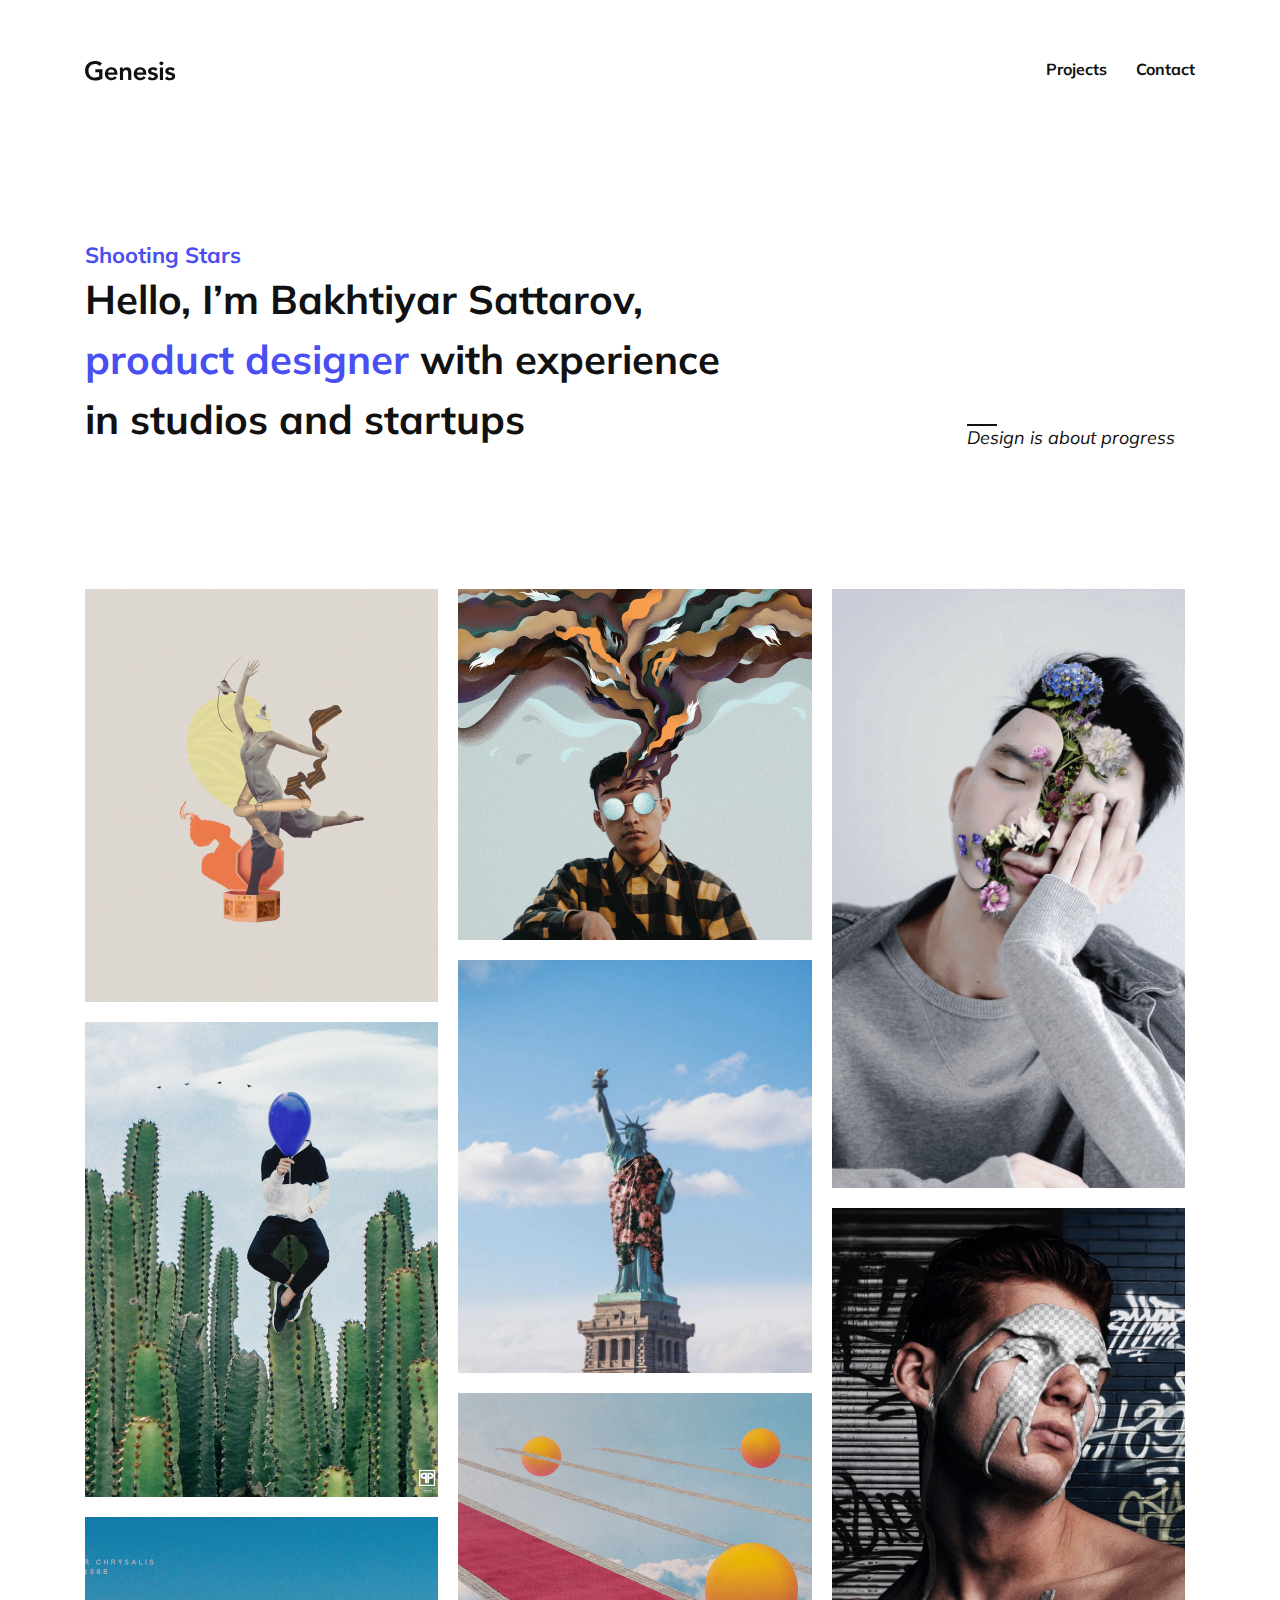
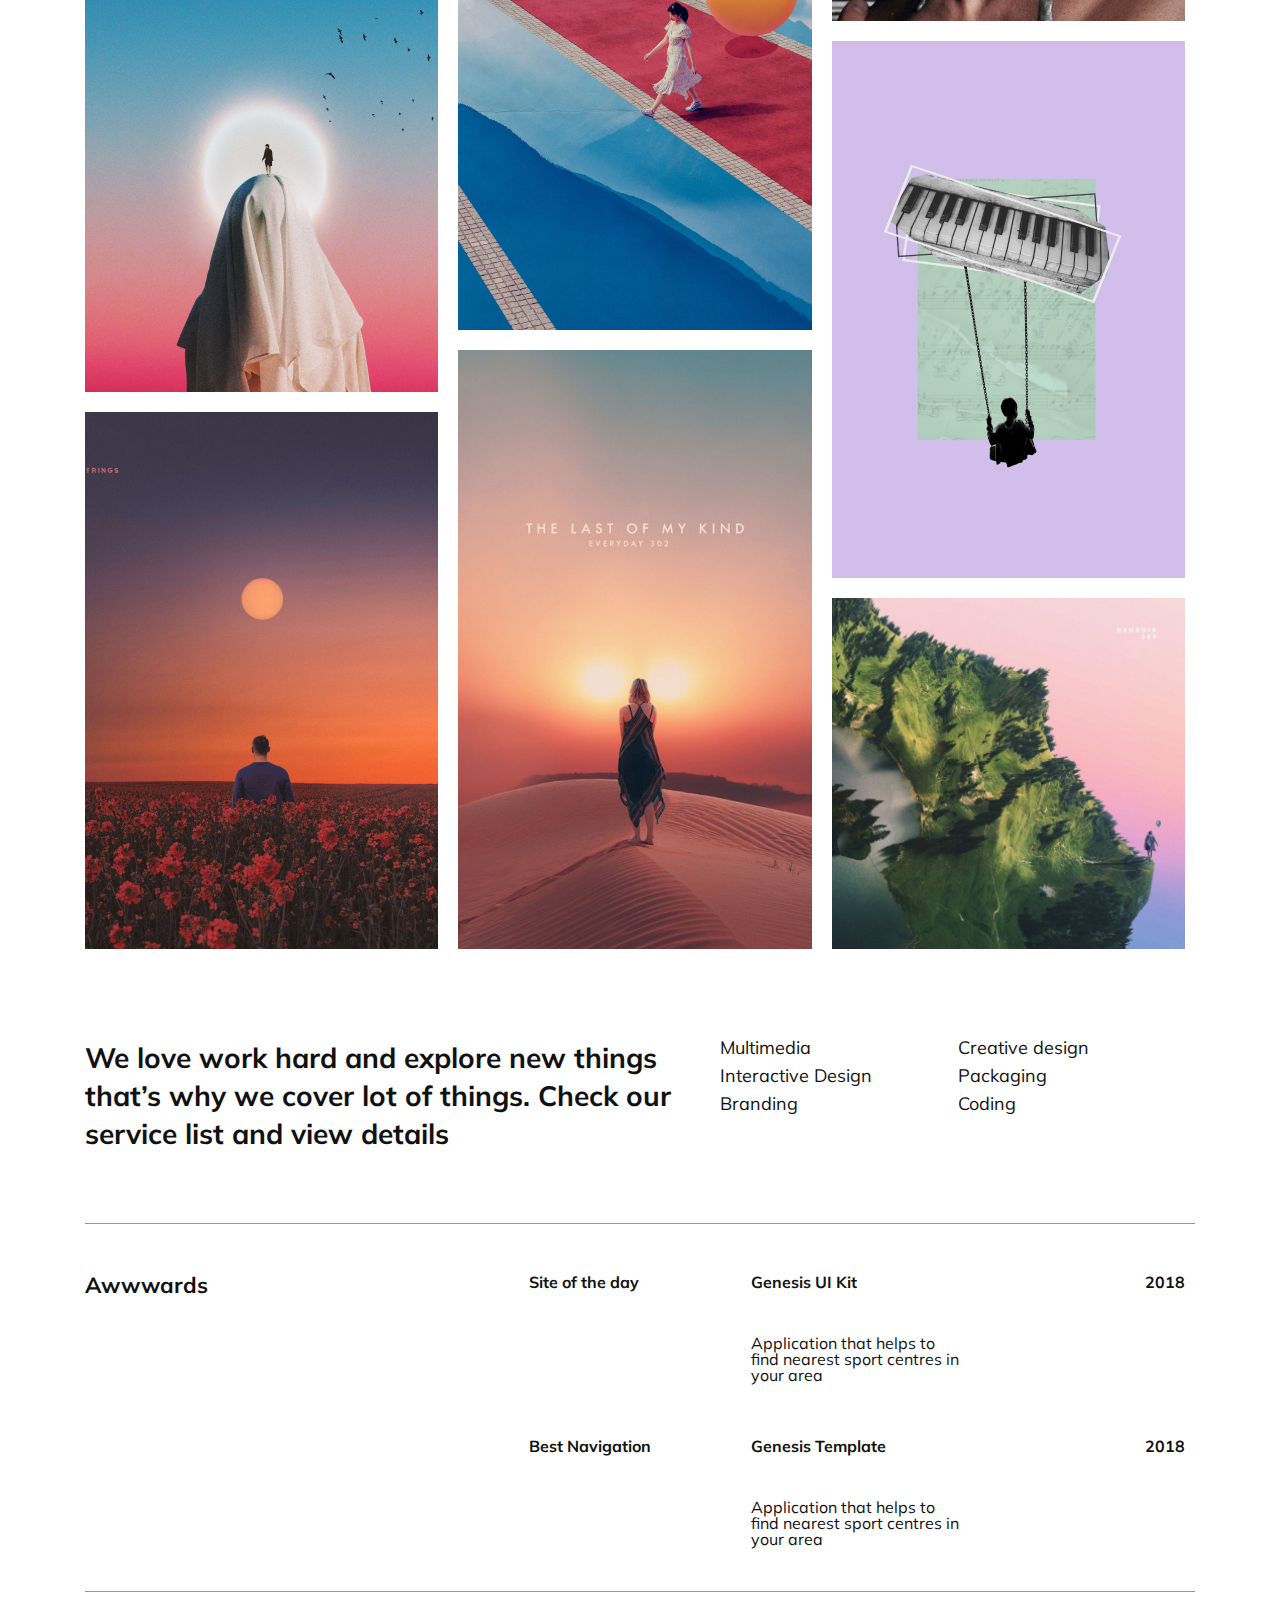
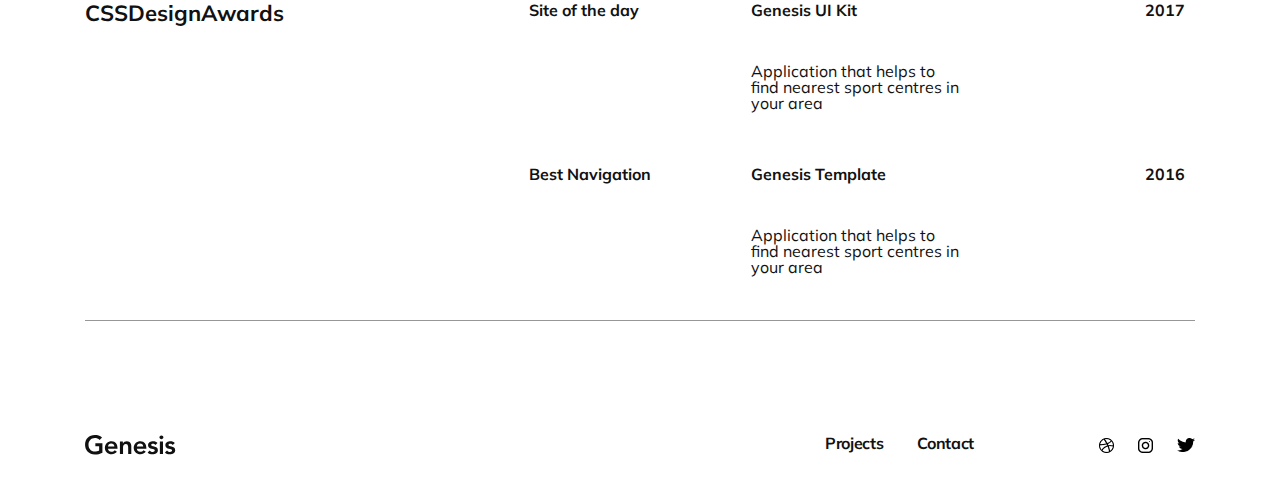
<file: index.html>
<!DOCTYPE html>
<html lang="en">
<head>
    <meta charset="UTF-8">
    <meta http-equiv="X-UA-Compatible" content="IE=edge">
    <meta name="viewport" content="width=device-width, initial-scale=1.0">
    <title>Lesson11 - SASS</title>
    <link rel="preconnect" href="https://fonts.googleapis.com">
<link rel="preconnect" href="https://fonts.gstatic.com" crossorigin>
<link href="https://fonts.googleapis.com/css2?family=Mulish:ital,wght@0,400;0,700;1,400&display=swap" rel="stylesheet">
    <link rel="stylesheet" href="styles/reset.css">
    <link rel="stylesheet" href="styles/main.css">
</head>
<body>
    <div class="main-container">
        <header>
            <div class="header-left"><a href="index.html"><img src="images/Logo.svg" alt="Logo"></a></div>
            <div class="header-right">
                <nav>
                    <ul>
                        <li><a href="pages/projects.html">Projects</a></li>
                        <li> <a href="pages/contact.html">Contact</a></li>
                    </ul>
                </nav>
            </div>
        </header>
        <section class="top">
            <div class="top-left">
                <h2>Shooting Stars</h2>
                <h1>Hello, I’m Bakhtiyar Sattarov, 
                <span class="highlight">product designer</span> with experience
                in studios and startups</h1>
            </div>
            <div class="top-right">
                <div class="line"></div>
                <p class="slogan">Design is about progress </p>
            </div>
        </section>
        <main>
            <div class="photo-grid__container">

                
                <div class="photo-grid__element one">
                    <div class="overlay"></div>
                    <img src="images/Rectangle01.png" class="pic" alt="Sculpture">
                </div>
                
                <div class="photo-grid__element two">
                <div class="overlay"></div>
                <img src="images/Rectangle02.png" class="pic" alt="thinking man">
                </div>
                
                <div class="photo-grid__element three">
                    <div class="overlay"></div>
                    <img src="images/Rectangle04.png" class="pic" alt="leaning man">
                </div>

                <div class="photo-grid__element four">
                    <div class="overlay"></div>
                    <img src="images/Rectangle05.png" class="pic" alt="flying over cactuses">
                </div>
                
                <div class="photo-grid__element five">
                    <div class="overlay"></div>
                    <img src="images/Rectangle06.png" class="pic" alt="Statue of liberty">
                </div>
                <div class="photo-grid__element six">
                    <div class="overlay"></div>
                    <img src="images/Rectangle07.png" class="pic" alt="Man with paint on face">
                </div>
                
                <div class="photo-grid__element seven">
                    <div class="overlay"></div>
                    <img src="images/Rectangle08.png" class="pic" alt="art">
                </div>                
                <div class="photo-grid__element eight">
                    <div class="overlay"></div>
                    <img src="images/Rectangle09.png" class="pic" alt="balls and girl">
                </div>              
                <div class="photo-grid__element nine">
                    <div class="overlay"></div>
                    <img src="images/Rectangle10.png" class="pic" alt="swing from piano">
                </div>                  
                <div class="photo-grid__element ten">
                    <div class="overlay"></div>
                    <img src="images/Rectangle11.png" class="pic" alt="Man and moon">
                </div>                

                <div class="photo-grid__element eleven">
                    <div class="overlay"></div>
                    <img src="images/Rectangle12.png" class="pic" alt="Woman in sunset">
                </div>
                
                <div class="photo-grid__element twelve">
                    <div class="overlay"></div>
                    <img src="images/Rectangle13.png" class="pic" alt="Hillside">
                </div>
            </div>
            <div class="service-list">
                <h3>We love work hard and explore new things 
                    that’s why we cover lot of things. Check our 
                    service list and view details</h3>
                <ul>
                    <li>Multimedia</li>
                    <li>Interactive Design</li>
                    <li>Branding</li>
                </ul>
                <ul>
                    <li>Creative design</li>
                    <li>Packaging</li>
                    <li>Coding</li>
                </ul>
            </div>
            
            <div class="awards__container">

                <div class="awards__item one"> <h4>Awwwards</h4></div>

                <div class="awards__item three"> <h5>Site of the day</h5></div>

                <div class="awards__item four">
                    <h6>Genesis UI Kit</h6>
                    <p>Application that helps to find nearest sport centres in your area</p>
                </div>
                <div class="awards__item five"><h6 class="year">2018</h6></div>

                <div class="awards__item stroke"></div>

                <div class="awards__item eight"> <h5>Best Navigation</h5></div>

                <div class="awards__item nine">
                    <h6>Genesis Template</h6>
                    <p>Application that helps to find nearest sport centres in your area</p>
                </div>
                <div class="awards__item ten"><h6 class="year">2018</h6></div>

                <div class="awards__item eleven"> <h4>CSSDesignAwards</h4></div>

                <div class="awards__item thirteen"> <h5>Site of the day</h5></div>

                <div class="awards__item fourteen">
                    <h6>Genesis UI Kit</h6>
                    <p>Application that helps to find nearest sport centres in your area</p>
                </div>

                <div class="awards__item fifteen"><h6 class="year">2017</h6></div>

                <div class="awards__item eighteen"> <h5>Best Navigation</h5></div>

                <div class="awards__item nineteen">
                    <h6>Genesis Template</h6>
                    <p>Application that helps to find nearest sport centres in your area</p>
                </div>
                <div class="awards__item twenty"><h6 class="year">2016</h6></div>

            </div>


        </main>
        <footer>
            <div class="footer-left">
                <a href="index.html"><img src="images/Logo.svg" alt="Logo"></a>
            </div>
            <div class="footer-right">
                <ul>
                    <li><a href="pages/projects.html">Projects</a></li>
                    <li> <a href="pages/contact.html">Contact</a></li>
                </ul>
                <div class="socials">
                    <a href="#"><img src="images/dribbble-logo.png" alt="Dribble"></a>
                    <a href="#"><img src="images/instagram-logo.png" alt="Instagram"></a>
                    <a href="#"><img src="images/twitter-logo-silhouette.png" alt="Twitter"></a>
                </div>
            </div>
        </footer>
    </div>
</body>
</html>
</file>
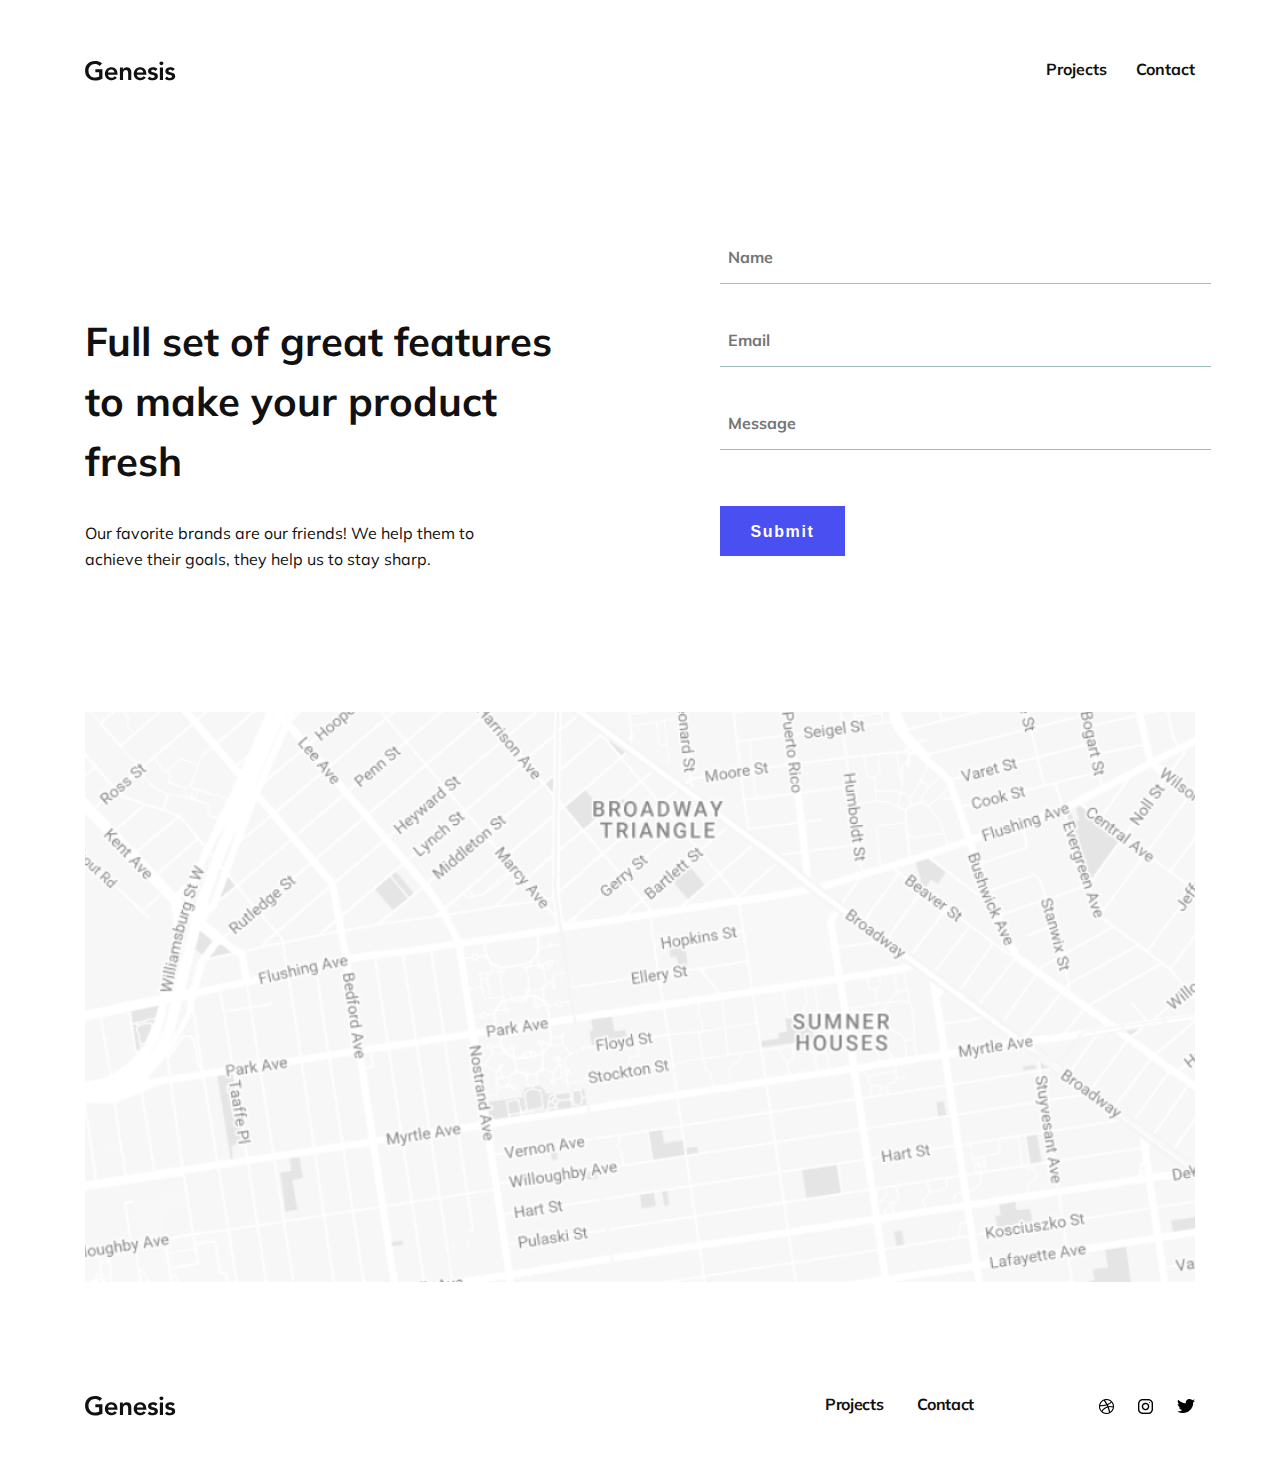
<file: contact.html>
<!DOCTYPE html>
<html lang="en">
<head>
    <meta charset="UTF-8">
    <meta http-equiv="X-UA-Compatible" content="IE=edge">
    <meta name="viewport" content="width=device-width, initial-scale=1.0">
    <title>Genesis - contact</title>
    <link rel="preconnect" href="https://fonts.googleapis.com">
    <link rel="preconnect" href="https://fonts.gstatic.com" crossorigin>
    <link href="https://fonts.googleapis.com/css2?family=Mulish:ital,wght@0,400;0,700;1,400&display=swap" rel="stylesheet">
        <link rel="stylesheet" href="styles/reset.css">
        <link rel="stylesheet" href="styles/main.css">
</head>
<body>

    <div class="main-container">
        <header>
            <div class="header-left"><a href="index.html"><img src="images/Logo.svg" alt="Logo"></a></div>
            <div class="header-right">
                <nav>
                    <ul>
                        <li><a href="projects.html">Projects</a></li>
                        <li> <a href="contact.html">Contact</a></li>
                    </ul>
                </nav>
            </div>
        </header>
        <section class="top">
            <div class="top-left">
                <h1 class="contact">Full set of great
                    features to make your
                    product fresh</h1>
                
                <p class="contact-text">Our favorite brands are our friends! We help them to 
                    achieve their goals, they help us to stay sharp.</p>
            </div>
            <div class="top-right">
                <form action="none" class="contact-form">
                    <input type="text" autofocus id="fname" name="fname" placeholder="Name">

                    <input type="email" id="email" name="email" required placeholder="Email">
                    <input type="text" id="message" placeholder="Message">

                    <button class="sendbtn" type="submit">Submit</button>
                </form>
            </div>
        </section>
        <main>
            <img src="images/Map.png" alt="Map">

        </main>
        <footer>
            <div class="footer-left">
                <a href="index.html"><img src="/images/Logo.svg" alt="Logo"></a>
            </div>
            <div class="footer-right">
                <ul>
                    <li><a href="projects.html">Projects</a></li>
                    <li> <a href="contact.html">Contact</a></li>
                </ul>
                <div class="socials">
                    <a href="#"><img src="/images/dribbble-logo.png" alt="Dribble"></a>
                    <a href="#"><img src="/images/instagram-logo.png" alt="Instagram"></a>
                    <a href="#"><img src="/images/twitter-logo-silhouette.png" alt="Twitter"></a>
                </div>
            </div>
        </footer>
    </div>
    
</body>
</html>
</file>
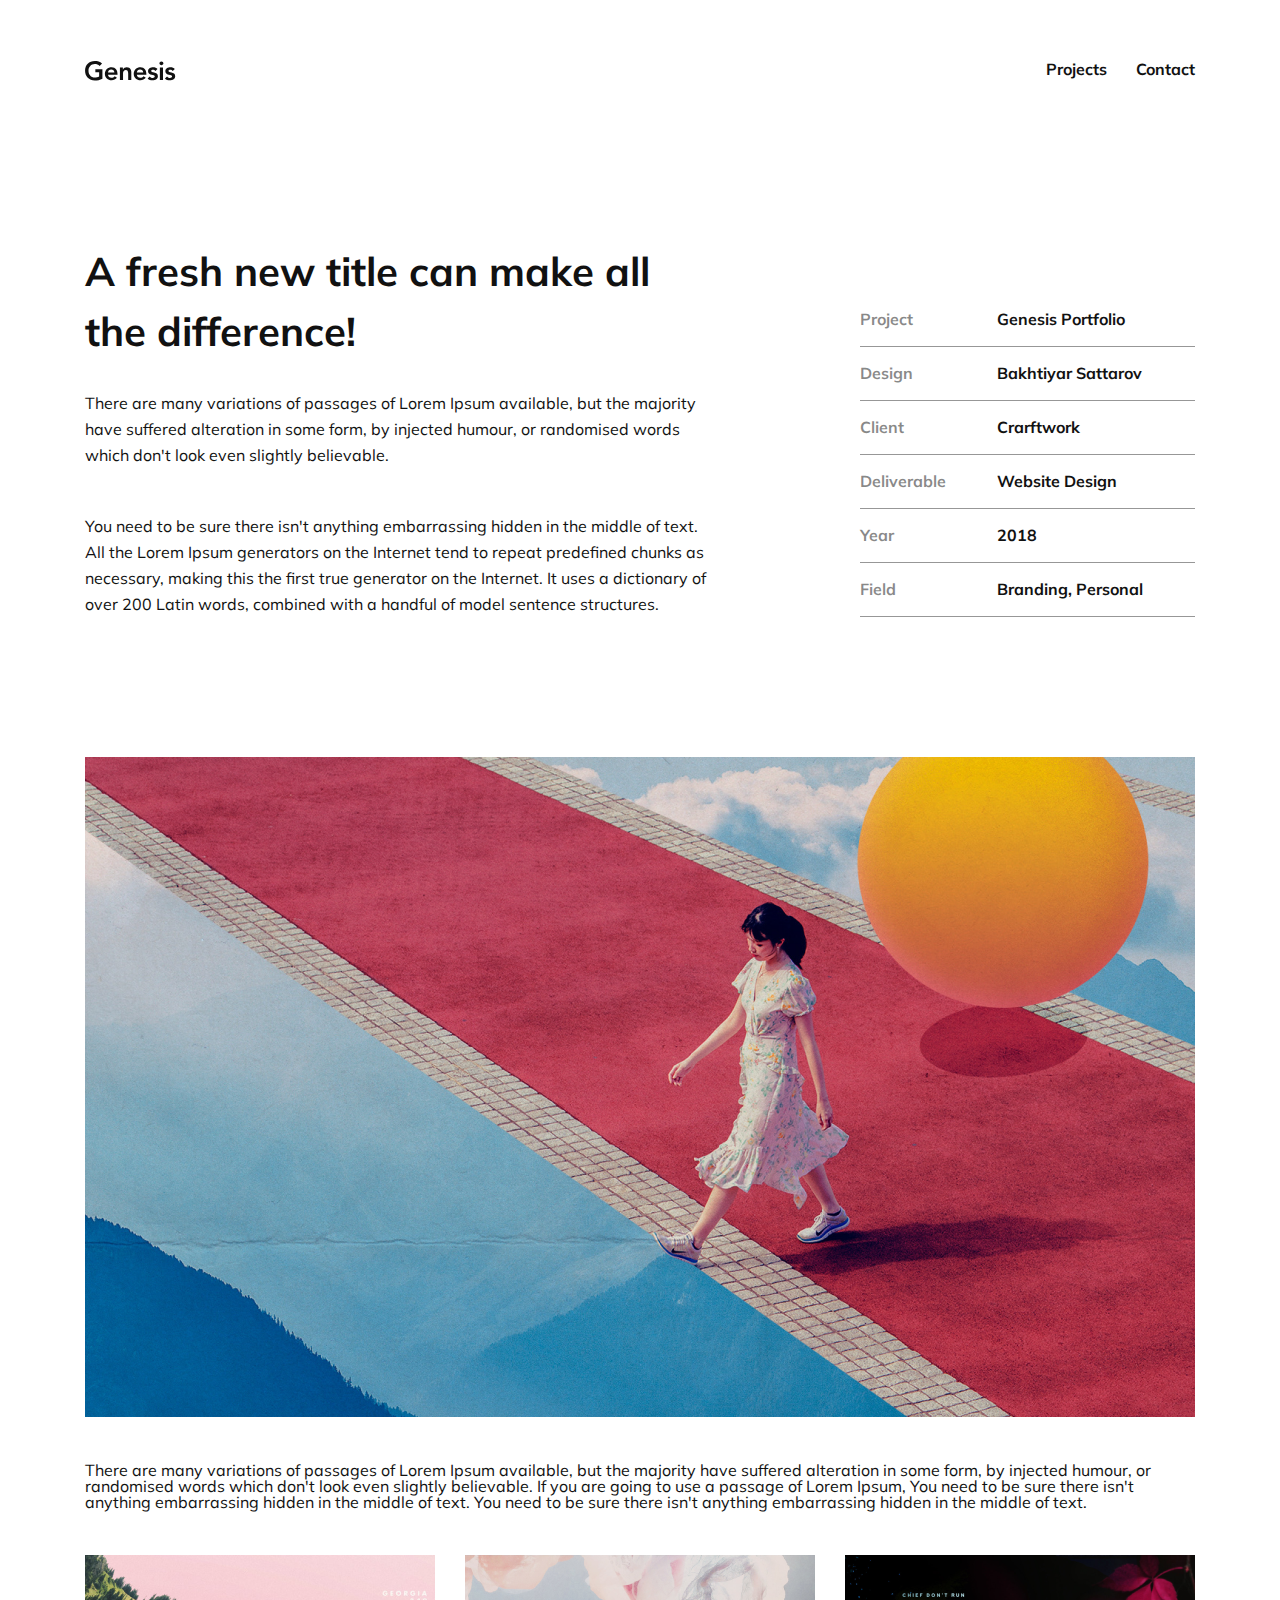
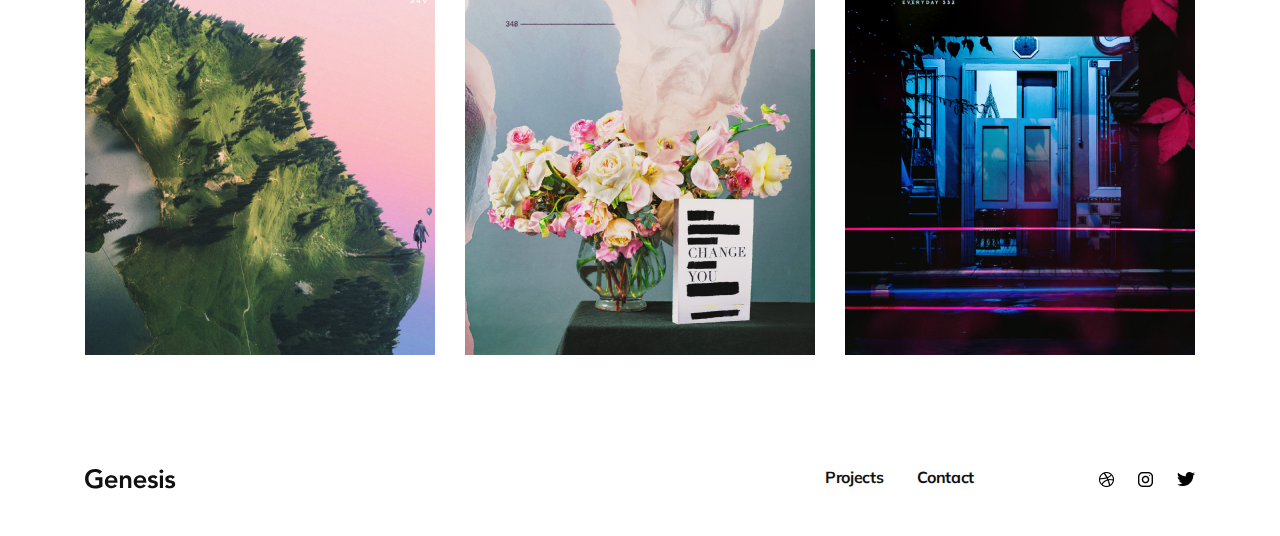
<file: projects.html>
<!DOCTYPE html>
<html lang="en">
<head>
    <meta charset="UTF-8">
    <meta http-equiv="X-UA-Compatible" content="IE=edge">
    <meta name="viewport" content="width=device-width, initial-scale=1.0">
    <title>Genesis - Projects</title>
    <link rel="preconnect" href="https://fonts.googleapis.com">
    <link rel="preconnect" href="https://fonts.gstatic.com" crossorigin>
    <link href="https://fonts.googleapis.com/css2?family=Mulish:ital,wght@0,400;0,700;1,400&display=swap" rel="stylesheet">
        <link rel="stylesheet" href="styles/reset.css">
        <link rel="stylesheet" href="styles/main.css">
</head>
<body>

    <div class="main-container">
        <header>
            <div class="header-left"><a href="index.html"><img src="images/Logo.svg" alt="Logo"></a></div>
            <div class="header-right">
                <nav>
                    <ul>
                        <li><a href="projects.html">Projects</a></li>
                        <li> <a href="contact.html">Contact</a></li>
                    </ul>
                </nav>
            </div>
        </header>
        <section class="top">
            <div class="top-left">
                <h1>A fresh new title can make all the difference!</h1>
                <p>There are many variations of passages of Lorem Ipsum available, but the majority have suffered alteration in some form, by injected humour, or randomised words which don't look even slightly believable.</p><br>

                <p>You need to be sure there isn't anything embarrassing hidden in the middle of text. All the Lorem Ipsum generators on the Internet tend to repeat predefined chunks as necessary, making this the first true generator on the Internet. It uses a dictionary of over 200 Latin words, combined with a handful of model sentence structures.</p>
            </div>
            <div class="top-right">
                <div class="project">
                    <h5>Project</h5> <h6>Genesis Portfolio</h6>
                    <h5>Design</h5>  <h6>Bakhtiyar Sattarov</h6>
                    <h5>Client</h5>  <h6>Crarftwork</h6>
                    <h5>Deliverable</h5> <h6>Website Design</h6>
                    <h5>Year</h5>  <h6>2018</h6>
                    <h5>Field</h5> <h6>Branding, Personal</h6>
                </div>
            </div>
        </section>
        <main>
            <img src="images/girlwalking.png" alt="Girl walking">

            <p>There are many variations of passages of Lorem Ipsum available, but the majority have suffered alteration in some form, by injected humour, or 
                randomised words which don't look even slightly believable. If you are going to use a passage of Lorem Ipsum, You need to be sure there isn't anything 
                embarrassing hidden in the middle of text. You need to be sure there isn't anything embarrassing hidden in the middle of text.</p>
            
            <div class="photos">
                <img src="images/hillside.png" alt="Hillside">
                <img src="images/flower.png" alt="Flower">
                <img src="images/doors.png" alt="Doors">
            </div>

        </main>
        <footer>
            <div class="footer-left">
                <a href="index.html"><img src="/images/Logo.svg" alt="Logo"></a>
            </div>
            <div class="footer-right">
                <ul>
                    <li><a href="projects.html">Projects</a></li>
                    <li> <a href="contact.html">Contact</a></li>
                </ul>
                <div class="socials">
                    <a href="#"><img src="/images/dribbble-logo.png" alt="Dribble"></a>
                    <a href="#"><img src="/images/instagram-logo.png" alt="Instagram"></a>
                    <a href="#"><img src="/images/twitter-logo-silhouette.png" alt="Twitter"></a>
                </div>
            </div>
        </footer>
    </div>
    
</body>
</html>
</file>
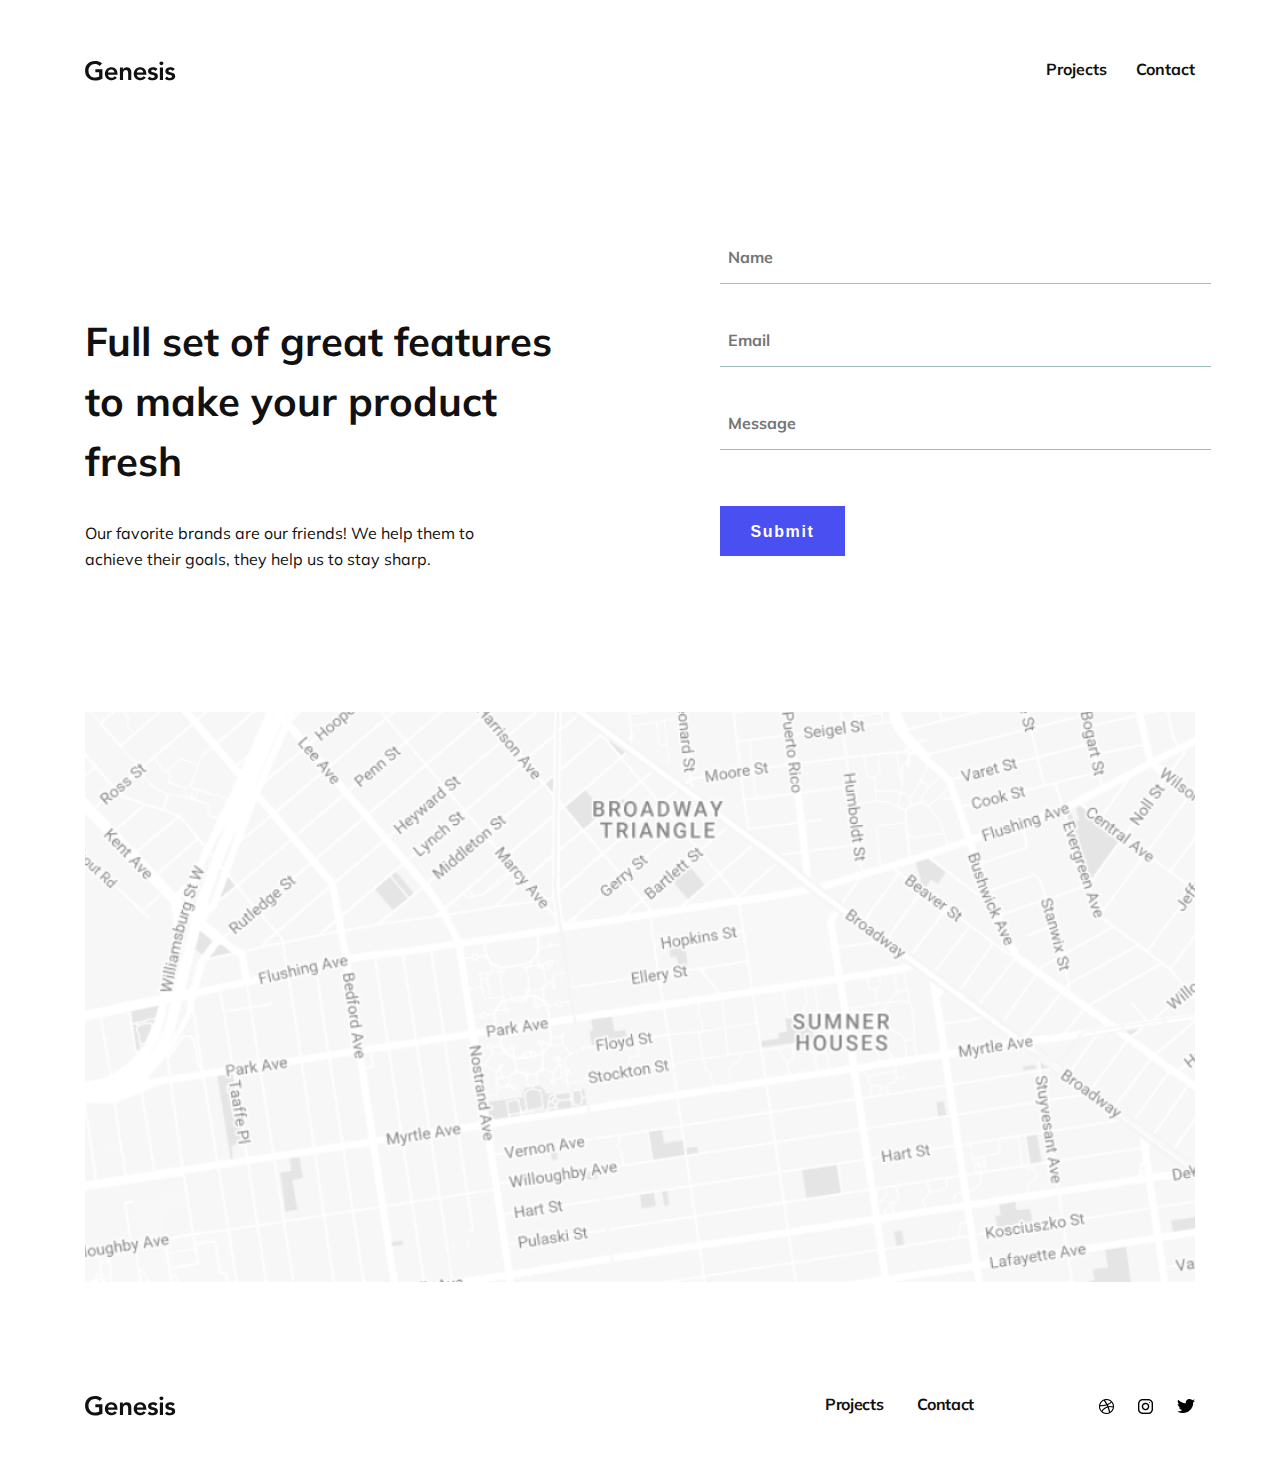
<file: pages/contact.html>
<!DOCTYPE html>
<html lang="en">
<head>
    <meta charset="UTF-8">
    <meta http-equiv="X-UA-Compatible" content="IE=edge">
    <meta name="viewport" content="width=device-width, initial-scale=1.0">
    <title>Genesis - contact</title>
    <link rel="preconnect" href="https://fonts.googleapis.com">
    <link rel="preconnect" href="https://fonts.gstatic.com" crossorigin>
    <link href="https://fonts.googleapis.com/css2?family=Mulish:ital,wght@0,400;0,700;1,400&display=swap" rel="stylesheet">
        <link rel="stylesheet" href="../styles/reset.css">
        <link rel="stylesheet" href="../styles/main.css">
</head>
<body>

    <div class="main-container">
        <header>
            <div class="header-left"><a href="../index.html"><img src="../images/Logo.svg" alt="Logo"></a></div>
            <div class="header-right">
                <nav>
                    <ul>
                        <li><a href="projects.html">Projects</a></li>
                        <li> <a href="contact.html">Contact</a></li>
                    </ul>
                </nav>
            </div>
        </header>
        <section class="top">
            <div class="top-left">
                <h1 class="contact">Full set of great
                    features to make your
                    product fresh</h1>
                
                <p class="contact-text">Our favorite brands are our friends! We help them to 
                    achieve their goals, they help us to stay sharp.</p>
            </div>
            <div class="top-right">
                <form action="none" class="contact-form">
                    <input type="text" autofocus id="fname" name="fname" placeholder="Name">

                    <input type="email" id="email" name="email" required placeholder="Email">
                    <input type="text" id="message" placeholder="Message">

                    <button class="sendbtn" type="submit">Submit</button>
                </form>
            </div>
        </section>
        <main>
            <img src="../images/Map.png" alt="Map">

        </main>
        <footer>
            <div class="footer-left">
                <a href="../index.html"><img src="../images/Logo.svg" alt="Logo"></a>
            </div>
            <div class="footer-right">
                <ul>
                    <li><a href="projects.html">Projects</a></li>
                    <li> <a href="contact.html">Contact</a></li>
                </ul>
                <div class="socials">
                    <a href="#"><img src="../images/dribbble-logo.png" alt="Dribble"></a>
                    <a href="#"><img src="../images/instagram-logo.png" alt="Instagram"></a>
                    <a href="#"><img src="../images/twitter-logo-silhouette.png" alt="Twitter"></a>
                </div>
            </div>
        </footer>
    </div>
    
</body>
</html>
</file>
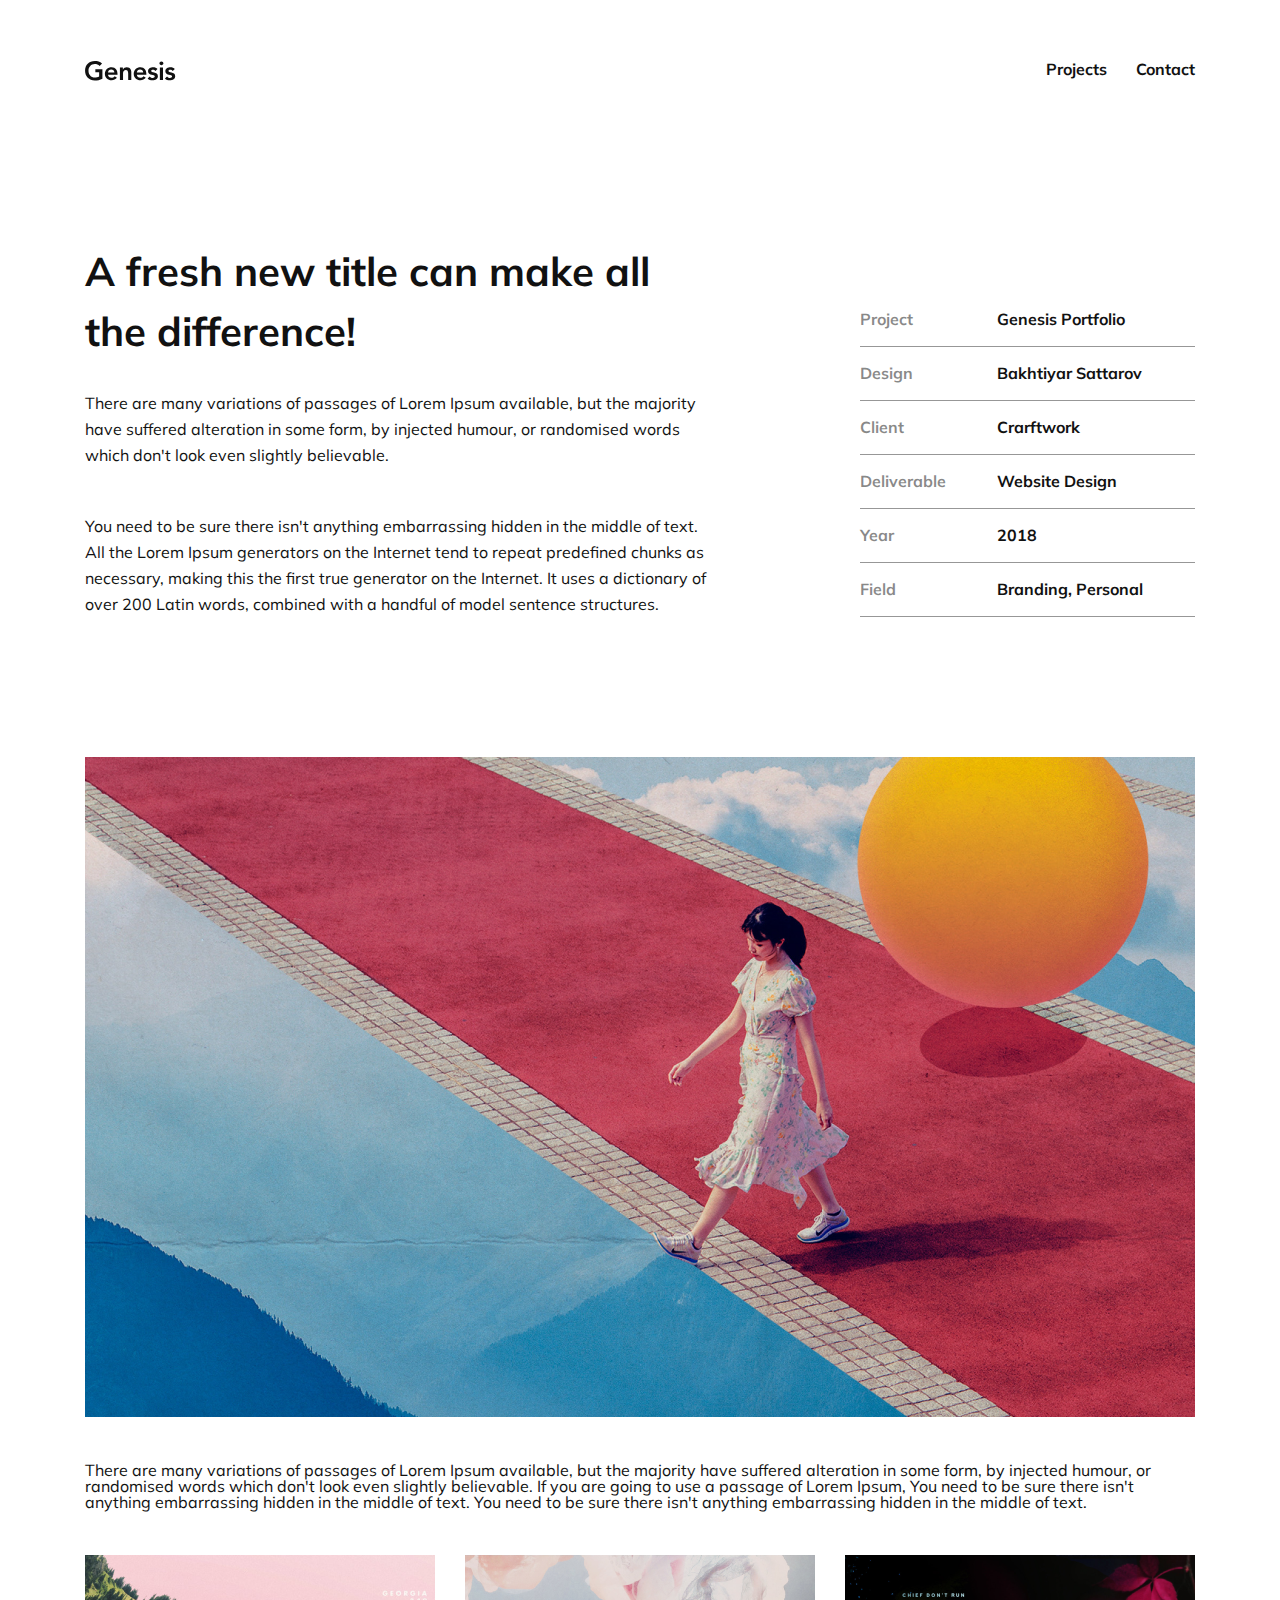
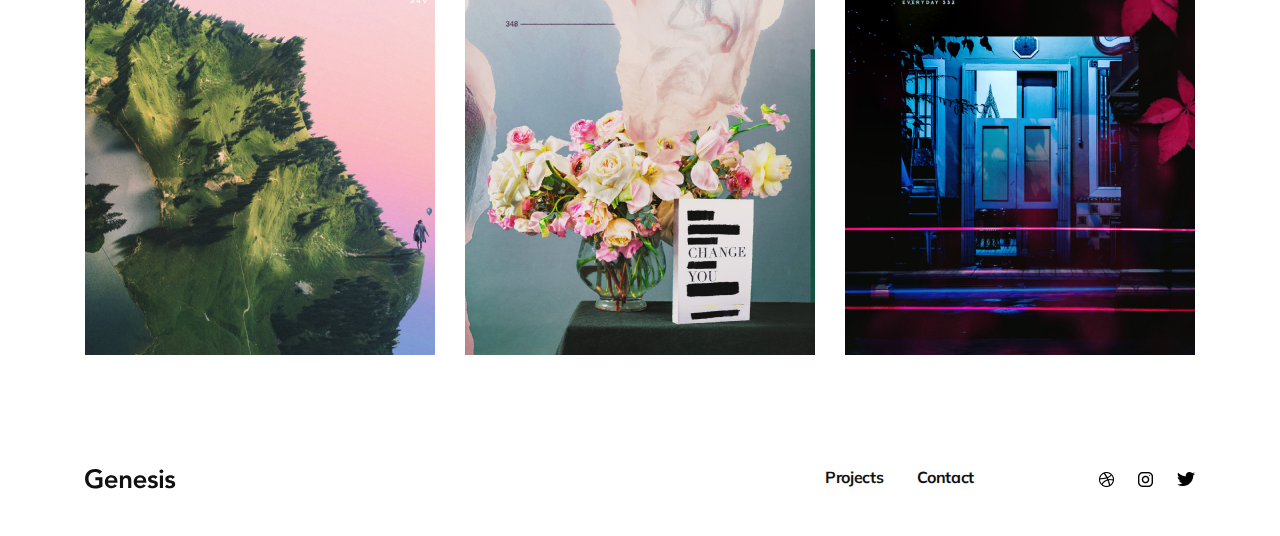
<file: pages/projects.html>
<!DOCTYPE html>
<html lang="en">
<head>
    <meta charset="UTF-8">
    <meta http-equiv="X-UA-Compatible" content="IE=edge">
    <meta name="viewport" content="width=device-width, initial-scale=1.0">
    <title>Genesis - Projects</title>
    <link rel="preconnect" href="https://fonts.googleapis.com">
    <link rel="preconnect" href="https://fonts.gstatic.com" crossorigin>
    <link href="https://fonts.googleapis.com/css2?family=Mulish:ital,wght@0,400;0,700;1,400&display=swap" rel="stylesheet">
        <link rel="stylesheet" href="../styles/reset.css">
        <link rel="stylesheet" href="../styles/main.css">
</head>
<body>

    <div class="main-container">
        <header>
            <div class="header-left"><a href="../index.html"><img src="../images/Logo.svg" alt="Logo"></a></div>
            <div class="header-right">
                <nav>
                    <ul>
                        <li><a href="projects.html">Projects</a></li>
                        <li> <a href="contact.html">Contact</a></li>
                    </ul>
                </nav>
            </div>
        </header>
        <section class="top">
            <div class="top-left">
                <h1>A fresh new title can make all the difference!</h1>
                <p>There are many variations of passages of Lorem Ipsum available, but the majority have suffered alteration in some form, by injected humour, or randomised words which don't look even slightly believable.</p><br>

                <p>You need to be sure there isn't anything embarrassing hidden in the middle of text. All the Lorem Ipsum generators on the Internet tend to repeat predefined chunks as necessary, making this the first true generator on the Internet. It uses a dictionary of over 200 Latin words, combined with a handful of model sentence structures.</p>
            </div>
            <div class="top-right">
                <div class="project">
                    <h5>Project</h5> <h6>Genesis Portfolio</h6>
                    <h5>Design</h5>  <h6>Bakhtiyar Sattarov</h6>
                    <h5>Client</h5>  <h6>Crarftwork</h6>
                    <h5>Deliverable</h5> <h6>Website Design</h6>
                    <h5>Year</h5>  <h6>2018</h6>
                    <h5>Field</h5> <h6>Branding, Personal</h6>
                </div>
            </div>
        </section>
        <main>
            <img src="../images/girlwalking.png" alt="Girl walking">

            <p>There are many variations of passages of Lorem Ipsum available, but the majority have suffered alteration in some form, by injected humour, or 
                randomised words which don't look even slightly believable. If you are going to use a passage of Lorem Ipsum, You need to be sure there isn't anything 
                embarrassing hidden in the middle of text. You need to be sure there isn't anything embarrassing hidden in the middle of text.</p>
            
            <div class="photos">
                <img src="../images/hillside.png" alt="Hillside">
                <img src="../images/flower.png" alt="Flower">
                <img src="../images/doors.png" alt="Doors">
            </div>

        </main>
        <footer>
            <div class="footer-left">
                <a href="../index.html"><img src="../images/Logo.svg" alt="Logo"></a>
            </div>
            <div class="footer-right">
                <ul>
                    <li><a href="projects.html">Projects</a></li>
                    <li> <a href="contact.html">Contact</a></li>
                </ul>
                <div class="socials">
                    <a href="#"><img src="../images/dribbble-logo.png" alt="Dribble"></a>
                    <a href="#"><img src="../images/instagram-logo.png" alt="Instagram"></a>
                    <a href="#"><img src="../images/twitter-logo-silhouette.png" alt="Twitter"></a>
                </div>
            </div>
        </footer>
    </div>
    
</body>
</html>
</file>
<file: styles/main.css>
.highlight {
  color: #4A4FF2;
}

.highlight {
  color: #4A4FF2;
}

.photo-grid__container {
  display: -ms-grid;
  display: grid;
  max-width: 1100px;
  width: 100%;
  max-height: 1960px;
  height: 100%;
  margin-bottom: 90px;
  grid-gap: 20px;
  -ms-grid-columns: 1fr 20px 1fr 20px 1fr 20px 1fr 20px 1fr 20px 1fr 20px 1fr 20px 1fr 20px 1fr;
  grid-template-columns: repeat(9, 1fr);
  -ms-grid-rows: 1fr 20px 1fr 20px 1fr 20px 1fr 20px 1fr 20px 1fr 20px 1fr 20px 1fr 20px 1fr 20px 1fr 20px 1fr 20px 1fr 20px 1fr 20px 1fr 20px 1fr 20px 1fr 20px 1fr 20px 1fr 20px 1fr 20px 1fr 20px 1fr 20px 1fr 20px 1fr 20px 1fr 20px 1fr 20px 1fr 20px 1fr 20px 1fr 20px 1fr 20px 1fr 20px 1fr 20px 1fr;
  grid-template-rows: repeat(32, 1fr);
}

.photo-grid__container > *:nth-child(1) {
  -ms-grid-row: 1;
  -ms-grid-column: 1;
}

.photo-grid__container > *:nth-child(2) {
  -ms-grid-row: 1;
  -ms-grid-column: 3;
}

.photo-grid__container > *:nth-child(3) {
  -ms-grid-row: 1;
  -ms-grid-column: 5;
}

.photo-grid__container > *:nth-child(4) {
  -ms-grid-row: 1;
  -ms-grid-column: 7;
}

.photo-grid__container > *:nth-child(5) {
  -ms-grid-row: 1;
  -ms-grid-column: 9;
}

.photo-grid__container > *:nth-child(6) {
  -ms-grid-row: 1;
  -ms-grid-column: 11;
}

.photo-grid__container > *:nth-child(7) {
  -ms-grid-row: 1;
  -ms-grid-column: 13;
}

.photo-grid__container > *:nth-child(8) {
  -ms-grid-row: 1;
  -ms-grid-column: 15;
}

.photo-grid__container > *:nth-child(9) {
  -ms-grid-row: 1;
  -ms-grid-column: 17;
}

.photo-grid__container > *:nth-child(10) {
  -ms-grid-row: 3;
  -ms-grid-column: 1;
}

.photo-grid__container > *:nth-child(11) {
  -ms-grid-row: 3;
  -ms-grid-column: 3;
}

.photo-grid__container > *:nth-child(12) {
  -ms-grid-row: 3;
  -ms-grid-column: 5;
}

.photo-grid__container > *:nth-child(13) {
  -ms-grid-row: 3;
  -ms-grid-column: 7;
}

.photo-grid__container > *:nth-child(14) {
  -ms-grid-row: 3;
  -ms-grid-column: 9;
}

.photo-grid__container > *:nth-child(15) {
  -ms-grid-row: 3;
  -ms-grid-column: 11;
}

.photo-grid__container > *:nth-child(16) {
  -ms-grid-row: 3;
  -ms-grid-column: 13;
}

.photo-grid__container > *:nth-child(17) {
  -ms-grid-row: 3;
  -ms-grid-column: 15;
}

.photo-grid__container > *:nth-child(18) {
  -ms-grid-row: 3;
  -ms-grid-column: 17;
}

.photo-grid__container > *:nth-child(19) {
  -ms-grid-row: 5;
  -ms-grid-column: 1;
}

.photo-grid__container > *:nth-child(20) {
  -ms-grid-row: 5;
  -ms-grid-column: 3;
}

.photo-grid__container > *:nth-child(21) {
  -ms-grid-row: 5;
  -ms-grid-column: 5;
}

.photo-grid__container > *:nth-child(22) {
  -ms-grid-row: 5;
  -ms-grid-column: 7;
}

.photo-grid__container > *:nth-child(23) {
  -ms-grid-row: 5;
  -ms-grid-column: 9;
}

.photo-grid__container > *:nth-child(24) {
  -ms-grid-row: 5;
  -ms-grid-column: 11;
}

.photo-grid__container > *:nth-child(25) {
  -ms-grid-row: 5;
  -ms-grid-column: 13;
}

.photo-grid__container > *:nth-child(26) {
  -ms-grid-row: 5;
  -ms-grid-column: 15;
}

.photo-grid__container > *:nth-child(27) {
  -ms-grid-row: 5;
  -ms-grid-column: 17;
}

.photo-grid__container > *:nth-child(28) {
  -ms-grid-row: 7;
  -ms-grid-column: 1;
}

.photo-grid__container > *:nth-child(29) {
  -ms-grid-row: 7;
  -ms-grid-column: 3;
}

.photo-grid__container > *:nth-child(30) {
  -ms-grid-row: 7;
  -ms-grid-column: 5;
}

.photo-grid__container > *:nth-child(31) {
  -ms-grid-row: 7;
  -ms-grid-column: 7;
}

.photo-grid__container > *:nth-child(32) {
  -ms-grid-row: 7;
  -ms-grid-column: 9;
}

.photo-grid__container > *:nth-child(33) {
  -ms-grid-row: 7;
  -ms-grid-column: 11;
}

.photo-grid__container > *:nth-child(34) {
  -ms-grid-row: 7;
  -ms-grid-column: 13;
}

.photo-grid__container > *:nth-child(35) {
  -ms-grid-row: 7;
  -ms-grid-column: 15;
}

.photo-grid__container > *:nth-child(36) {
  -ms-grid-row: 7;
  -ms-grid-column: 17;
}

.photo-grid__container > *:nth-child(37) {
  -ms-grid-row: 9;
  -ms-grid-column: 1;
}

.photo-grid__container > *:nth-child(38) {
  -ms-grid-row: 9;
  -ms-grid-column: 3;
}

.photo-grid__container > *:nth-child(39) {
  -ms-grid-row: 9;
  -ms-grid-column: 5;
}

.photo-grid__container > *:nth-child(40) {
  -ms-grid-row: 9;
  -ms-grid-column: 7;
}

.photo-grid__container > *:nth-child(41) {
  -ms-grid-row: 9;
  -ms-grid-column: 9;
}

.photo-grid__container > *:nth-child(42) {
  -ms-grid-row: 9;
  -ms-grid-column: 11;
}

.photo-grid__container > *:nth-child(43) {
  -ms-grid-row: 9;
  -ms-grid-column: 13;
}

.photo-grid__container > *:nth-child(44) {
  -ms-grid-row: 9;
  -ms-grid-column: 15;
}

.photo-grid__container > *:nth-child(45) {
  -ms-grid-row: 9;
  -ms-grid-column: 17;
}

.photo-grid__container > *:nth-child(46) {
  -ms-grid-row: 11;
  -ms-grid-column: 1;
}

.photo-grid__container > *:nth-child(47) {
  -ms-grid-row: 11;
  -ms-grid-column: 3;
}

.photo-grid__container > *:nth-child(48) {
  -ms-grid-row: 11;
  -ms-grid-column: 5;
}

.photo-grid__container > *:nth-child(49) {
  -ms-grid-row: 11;
  -ms-grid-column: 7;
}

.photo-grid__container > *:nth-child(50) {
  -ms-grid-row: 11;
  -ms-grid-column: 9;
}

.photo-grid__container > *:nth-child(51) {
  -ms-grid-row: 11;
  -ms-grid-column: 11;
}

.photo-grid__container > *:nth-child(52) {
  -ms-grid-row: 11;
  -ms-grid-column: 13;
}

.photo-grid__container > *:nth-child(53) {
  -ms-grid-row: 11;
  -ms-grid-column: 15;
}

.photo-grid__container > *:nth-child(54) {
  -ms-grid-row: 11;
  -ms-grid-column: 17;
}

.photo-grid__container > *:nth-child(55) {
  -ms-grid-row: 13;
  -ms-grid-column: 1;
}

.photo-grid__container > *:nth-child(56) {
  -ms-grid-row: 13;
  -ms-grid-column: 3;
}

.photo-grid__container > *:nth-child(57) {
  -ms-grid-row: 13;
  -ms-grid-column: 5;
}

.photo-grid__container > *:nth-child(58) {
  -ms-grid-row: 13;
  -ms-grid-column: 7;
}

.photo-grid__container > *:nth-child(59) {
  -ms-grid-row: 13;
  -ms-grid-column: 9;
}

.photo-grid__container > *:nth-child(60) {
  -ms-grid-row: 13;
  -ms-grid-column: 11;
}

.photo-grid__container > *:nth-child(61) {
  -ms-grid-row: 13;
  -ms-grid-column: 13;
}

.photo-grid__container > *:nth-child(62) {
  -ms-grid-row: 13;
  -ms-grid-column: 15;
}

.photo-grid__container > *:nth-child(63) {
  -ms-grid-row: 13;
  -ms-grid-column: 17;
}

.photo-grid__container > *:nth-child(64) {
  -ms-grid-row: 15;
  -ms-grid-column: 1;
}

.photo-grid__container > *:nth-child(65) {
  -ms-grid-row: 15;
  -ms-grid-column: 3;
}

.photo-grid__container > *:nth-child(66) {
  -ms-grid-row: 15;
  -ms-grid-column: 5;
}

.photo-grid__container > *:nth-child(67) {
  -ms-grid-row: 15;
  -ms-grid-column: 7;
}

.photo-grid__container > *:nth-child(68) {
  -ms-grid-row: 15;
  -ms-grid-column: 9;
}

.photo-grid__container > *:nth-child(69) {
  -ms-grid-row: 15;
  -ms-grid-column: 11;
}

.photo-grid__container > *:nth-child(70) {
  -ms-grid-row: 15;
  -ms-grid-column: 13;
}

.photo-grid__container > *:nth-child(71) {
  -ms-grid-row: 15;
  -ms-grid-column: 15;
}

.photo-grid__container > *:nth-child(72) {
  -ms-grid-row: 15;
  -ms-grid-column: 17;
}

.photo-grid__container > *:nth-child(73) {
  -ms-grid-row: 17;
  -ms-grid-column: 1;
}

.photo-grid__container > *:nth-child(74) {
  -ms-grid-row: 17;
  -ms-grid-column: 3;
}

.photo-grid__container > *:nth-child(75) {
  -ms-grid-row: 17;
  -ms-grid-column: 5;
}

.photo-grid__container > *:nth-child(76) {
  -ms-grid-row: 17;
  -ms-grid-column: 7;
}

.photo-grid__container > *:nth-child(77) {
  -ms-grid-row: 17;
  -ms-grid-column: 9;
}

.photo-grid__container > *:nth-child(78) {
  -ms-grid-row: 17;
  -ms-grid-column: 11;
}

.photo-grid__container > *:nth-child(79) {
  -ms-grid-row: 17;
  -ms-grid-column: 13;
}

.photo-grid__container > *:nth-child(80) {
  -ms-grid-row: 17;
  -ms-grid-column: 15;
}

.photo-grid__container > *:nth-child(81) {
  -ms-grid-row: 17;
  -ms-grid-column: 17;
}

.photo-grid__container > *:nth-child(82) {
  -ms-grid-row: 19;
  -ms-grid-column: 1;
}

.photo-grid__container > *:nth-child(83) {
  -ms-grid-row: 19;
  -ms-grid-column: 3;
}

.photo-grid__container > *:nth-child(84) {
  -ms-grid-row: 19;
  -ms-grid-column: 5;
}

.photo-grid__container > *:nth-child(85) {
  -ms-grid-row: 19;
  -ms-grid-column: 7;
}

.photo-grid__container > *:nth-child(86) {
  -ms-grid-row: 19;
  -ms-grid-column: 9;
}

.photo-grid__container > *:nth-child(87) {
  -ms-grid-row: 19;
  -ms-grid-column: 11;
}

.photo-grid__container > *:nth-child(88) {
  -ms-grid-row: 19;
  -ms-grid-column: 13;
}

.photo-grid__container > *:nth-child(89) {
  -ms-grid-row: 19;
  -ms-grid-column: 15;
}

.photo-grid__container > *:nth-child(90) {
  -ms-grid-row: 19;
  -ms-grid-column: 17;
}

.photo-grid__container > *:nth-child(91) {
  -ms-grid-row: 21;
  -ms-grid-column: 1;
}

.photo-grid__container > *:nth-child(92) {
  -ms-grid-row: 21;
  -ms-grid-column: 3;
}

.photo-grid__container > *:nth-child(93) {
  -ms-grid-row: 21;
  -ms-grid-column: 5;
}

.photo-grid__container > *:nth-child(94) {
  -ms-grid-row: 21;
  -ms-grid-column: 7;
}

.photo-grid__container > *:nth-child(95) {
  -ms-grid-row: 21;
  -ms-grid-column: 9;
}

.photo-grid__container > *:nth-child(96) {
  -ms-grid-row: 21;
  -ms-grid-column: 11;
}

.photo-grid__container > *:nth-child(97) {
  -ms-grid-row: 21;
  -ms-grid-column: 13;
}

.photo-grid__container > *:nth-child(98) {
  -ms-grid-row: 21;
  -ms-grid-column: 15;
}

.photo-grid__container > *:nth-child(99) {
  -ms-grid-row: 21;
  -ms-grid-column: 17;
}

.photo-grid__container > *:nth-child(100) {
  -ms-grid-row: 23;
  -ms-grid-column: 1;
}

.photo-grid__container > *:nth-child(101) {
  -ms-grid-row: 23;
  -ms-grid-column: 3;
}

.photo-grid__container > *:nth-child(102) {
  -ms-grid-row: 23;
  -ms-grid-column: 5;
}

.photo-grid__container > *:nth-child(103) {
  -ms-grid-row: 23;
  -ms-grid-column: 7;
}

.photo-grid__container > *:nth-child(104) {
  -ms-grid-row: 23;
  -ms-grid-column: 9;
}

.photo-grid__container > *:nth-child(105) {
  -ms-grid-row: 23;
  -ms-grid-column: 11;
}

.photo-grid__container > *:nth-child(106) {
  -ms-grid-row: 23;
  -ms-grid-column: 13;
}

.photo-grid__container > *:nth-child(107) {
  -ms-grid-row: 23;
  -ms-grid-column: 15;
}

.photo-grid__container > *:nth-child(108) {
  -ms-grid-row: 23;
  -ms-grid-column: 17;
}

.photo-grid__container > *:nth-child(109) {
  -ms-grid-row: 25;
  -ms-grid-column: 1;
}

.photo-grid__container > *:nth-child(110) {
  -ms-grid-row: 25;
  -ms-grid-column: 3;
}

.photo-grid__container > *:nth-child(111) {
  -ms-grid-row: 25;
  -ms-grid-column: 5;
}

.photo-grid__container > *:nth-child(112) {
  -ms-grid-row: 25;
  -ms-grid-column: 7;
}

.photo-grid__container > *:nth-child(113) {
  -ms-grid-row: 25;
  -ms-grid-column: 9;
}

.photo-grid__container > *:nth-child(114) {
  -ms-grid-row: 25;
  -ms-grid-column: 11;
}

.photo-grid__container > *:nth-child(115) {
  -ms-grid-row: 25;
  -ms-grid-column: 13;
}

.photo-grid__container > *:nth-child(116) {
  -ms-grid-row: 25;
  -ms-grid-column: 15;
}

.photo-grid__container > *:nth-child(117) {
  -ms-grid-row: 25;
  -ms-grid-column: 17;
}

.photo-grid__container > *:nth-child(118) {
  -ms-grid-row: 27;
  -ms-grid-column: 1;
}

.photo-grid__container > *:nth-child(119) {
  -ms-grid-row: 27;
  -ms-grid-column: 3;
}

.photo-grid__container > *:nth-child(120) {
  -ms-grid-row: 27;
  -ms-grid-column: 5;
}

.photo-grid__container > *:nth-child(121) {
  -ms-grid-row: 27;
  -ms-grid-column: 7;
}

.photo-grid__container > *:nth-child(122) {
  -ms-grid-row: 27;
  -ms-grid-column: 9;
}

.photo-grid__container > *:nth-child(123) {
  -ms-grid-row: 27;
  -ms-grid-column: 11;
}

.photo-grid__container > *:nth-child(124) {
  -ms-grid-row: 27;
  -ms-grid-column: 13;
}

.photo-grid__container > *:nth-child(125) {
  -ms-grid-row: 27;
  -ms-grid-column: 15;
}

.photo-grid__container > *:nth-child(126) {
  -ms-grid-row: 27;
  -ms-grid-column: 17;
}

.photo-grid__container > *:nth-child(127) {
  -ms-grid-row: 29;
  -ms-grid-column: 1;
}

.photo-grid__container > *:nth-child(128) {
  -ms-grid-row: 29;
  -ms-grid-column: 3;
}

.photo-grid__container > *:nth-child(129) {
  -ms-grid-row: 29;
  -ms-grid-column: 5;
}

.photo-grid__container > *:nth-child(130) {
  -ms-grid-row: 29;
  -ms-grid-column: 7;
}

.photo-grid__container > *:nth-child(131) {
  -ms-grid-row: 29;
  -ms-grid-column: 9;
}

.photo-grid__container > *:nth-child(132) {
  -ms-grid-row: 29;
  -ms-grid-column: 11;
}

.photo-grid__container > *:nth-child(133) {
  -ms-grid-row: 29;
  -ms-grid-column: 13;
}

.photo-grid__container > *:nth-child(134) {
  -ms-grid-row: 29;
  -ms-grid-column: 15;
}

.photo-grid__container > *:nth-child(135) {
  -ms-grid-row: 29;
  -ms-grid-column: 17;
}

.photo-grid__container > *:nth-child(136) {
  -ms-grid-row: 31;
  -ms-grid-column: 1;
}

.photo-grid__container > *:nth-child(137) {
  -ms-grid-row: 31;
  -ms-grid-column: 3;
}

.photo-grid__container > *:nth-child(138) {
  -ms-grid-row: 31;
  -ms-grid-column: 5;
}

.photo-grid__container > *:nth-child(139) {
  -ms-grid-row: 31;
  -ms-grid-column: 7;
}

.photo-grid__container > *:nth-child(140) {
  -ms-grid-row: 31;
  -ms-grid-column: 9;
}

.photo-grid__container > *:nth-child(141) {
  -ms-grid-row: 31;
  -ms-grid-column: 11;
}

.photo-grid__container > *:nth-child(142) {
  -ms-grid-row: 31;
  -ms-grid-column: 13;
}

.photo-grid__container > *:nth-child(143) {
  -ms-grid-row: 31;
  -ms-grid-column: 15;
}

.photo-grid__container > *:nth-child(144) {
  -ms-grid-row: 31;
  -ms-grid-column: 17;
}

.photo-grid__container > *:nth-child(145) {
  -ms-grid-row: 33;
  -ms-grid-column: 1;
}

.photo-grid__container > *:nth-child(146) {
  -ms-grid-row: 33;
  -ms-grid-column: 3;
}

.photo-grid__container > *:nth-child(147) {
  -ms-grid-row: 33;
  -ms-grid-column: 5;
}

.photo-grid__container > *:nth-child(148) {
  -ms-grid-row: 33;
  -ms-grid-column: 7;
}

.photo-grid__container > *:nth-child(149) {
  -ms-grid-row: 33;
  -ms-grid-column: 9;
}

.photo-grid__container > *:nth-child(150) {
  -ms-grid-row: 33;
  -ms-grid-column: 11;
}

.photo-grid__container > *:nth-child(151) {
  -ms-grid-row: 33;
  -ms-grid-column: 13;
}

.photo-grid__container > *:nth-child(152) {
  -ms-grid-row: 33;
  -ms-grid-column: 15;
}

.photo-grid__container > *:nth-child(153) {
  -ms-grid-row: 33;
  -ms-grid-column: 17;
}

.photo-grid__container > *:nth-child(154) {
  -ms-grid-row: 35;
  -ms-grid-column: 1;
}

.photo-grid__container > *:nth-child(155) {
  -ms-grid-row: 35;
  -ms-grid-column: 3;
}

.photo-grid__container > *:nth-child(156) {
  -ms-grid-row: 35;
  -ms-grid-column: 5;
}

.photo-grid__container > *:nth-child(157) {
  -ms-grid-row: 35;
  -ms-grid-column: 7;
}

.photo-grid__container > *:nth-child(158) {
  -ms-grid-row: 35;
  -ms-grid-column: 9;
}

.photo-grid__container > *:nth-child(159) {
  -ms-grid-row: 35;
  -ms-grid-column: 11;
}

.photo-grid__container > *:nth-child(160) {
  -ms-grid-row: 35;
  -ms-grid-column: 13;
}

.photo-grid__container > *:nth-child(161) {
  -ms-grid-row: 35;
  -ms-grid-column: 15;
}

.photo-grid__container > *:nth-child(162) {
  -ms-grid-row: 35;
  -ms-grid-column: 17;
}

.photo-grid__container > *:nth-child(163) {
  -ms-grid-row: 37;
  -ms-grid-column: 1;
}

.photo-grid__container > *:nth-child(164) {
  -ms-grid-row: 37;
  -ms-grid-column: 3;
}

.photo-grid__container > *:nth-child(165) {
  -ms-grid-row: 37;
  -ms-grid-column: 5;
}

.photo-grid__container > *:nth-child(166) {
  -ms-grid-row: 37;
  -ms-grid-column: 7;
}

.photo-grid__container > *:nth-child(167) {
  -ms-grid-row: 37;
  -ms-grid-column: 9;
}

.photo-grid__container > *:nth-child(168) {
  -ms-grid-row: 37;
  -ms-grid-column: 11;
}

.photo-grid__container > *:nth-child(169) {
  -ms-grid-row: 37;
  -ms-grid-column: 13;
}

.photo-grid__container > *:nth-child(170) {
  -ms-grid-row: 37;
  -ms-grid-column: 15;
}

.photo-grid__container > *:nth-child(171) {
  -ms-grid-row: 37;
  -ms-grid-column: 17;
}

.photo-grid__container > *:nth-child(172) {
  -ms-grid-row: 39;
  -ms-grid-column: 1;
}

.photo-grid__container > *:nth-child(173) {
  -ms-grid-row: 39;
  -ms-grid-column: 3;
}

.photo-grid__container > *:nth-child(174) {
  -ms-grid-row: 39;
  -ms-grid-column: 5;
}

.photo-grid__container > *:nth-child(175) {
  -ms-grid-row: 39;
  -ms-grid-column: 7;
}

.photo-grid__container > *:nth-child(176) {
  -ms-grid-row: 39;
  -ms-grid-column: 9;
}

.photo-grid__container > *:nth-child(177) {
  -ms-grid-row: 39;
  -ms-grid-column: 11;
}

.photo-grid__container > *:nth-child(178) {
  -ms-grid-row: 39;
  -ms-grid-column: 13;
}

.photo-grid__container > *:nth-child(179) {
  -ms-grid-row: 39;
  -ms-grid-column: 15;
}

.photo-grid__container > *:nth-child(180) {
  -ms-grid-row: 39;
  -ms-grid-column: 17;
}

.photo-grid__container > *:nth-child(181) {
  -ms-grid-row: 41;
  -ms-grid-column: 1;
}

.photo-grid__container > *:nth-child(182) {
  -ms-grid-row: 41;
  -ms-grid-column: 3;
}

.photo-grid__container > *:nth-child(183) {
  -ms-grid-row: 41;
  -ms-grid-column: 5;
}

.photo-grid__container > *:nth-child(184) {
  -ms-grid-row: 41;
  -ms-grid-column: 7;
}

.photo-grid__container > *:nth-child(185) {
  -ms-grid-row: 41;
  -ms-grid-column: 9;
}

.photo-grid__container > *:nth-child(186) {
  -ms-grid-row: 41;
  -ms-grid-column: 11;
}

.photo-grid__container > *:nth-child(187) {
  -ms-grid-row: 41;
  -ms-grid-column: 13;
}

.photo-grid__container > *:nth-child(188) {
  -ms-grid-row: 41;
  -ms-grid-column: 15;
}

.photo-grid__container > *:nth-child(189) {
  -ms-grid-row: 41;
  -ms-grid-column: 17;
}

.photo-grid__container > *:nth-child(190) {
  -ms-grid-row: 43;
  -ms-grid-column: 1;
}

.photo-grid__container > *:nth-child(191) {
  -ms-grid-row: 43;
  -ms-grid-column: 3;
}

.photo-grid__container > *:nth-child(192) {
  -ms-grid-row: 43;
  -ms-grid-column: 5;
}

.photo-grid__container > *:nth-child(193) {
  -ms-grid-row: 43;
  -ms-grid-column: 7;
}

.photo-grid__container > *:nth-child(194) {
  -ms-grid-row: 43;
  -ms-grid-column: 9;
}

.photo-grid__container > *:nth-child(195) {
  -ms-grid-row: 43;
  -ms-grid-column: 11;
}

.photo-grid__container > *:nth-child(196) {
  -ms-grid-row: 43;
  -ms-grid-column: 13;
}

.photo-grid__container > *:nth-child(197) {
  -ms-grid-row: 43;
  -ms-grid-column: 15;
}

.photo-grid__container > *:nth-child(198) {
  -ms-grid-row: 43;
  -ms-grid-column: 17;
}

.photo-grid__container > *:nth-child(199) {
  -ms-grid-row: 45;
  -ms-grid-column: 1;
}

.photo-grid__container > *:nth-child(200) {
  -ms-grid-row: 45;
  -ms-grid-column: 3;
}

.photo-grid__container > *:nth-child(201) {
  -ms-grid-row: 45;
  -ms-grid-column: 5;
}

.photo-grid__container > *:nth-child(202) {
  -ms-grid-row: 45;
  -ms-grid-column: 7;
}

.photo-grid__container > *:nth-child(203) {
  -ms-grid-row: 45;
  -ms-grid-column: 9;
}

.photo-grid__container > *:nth-child(204) {
  -ms-grid-row: 45;
  -ms-grid-column: 11;
}

.photo-grid__container > *:nth-child(205) {
  -ms-grid-row: 45;
  -ms-grid-column: 13;
}

.photo-grid__container > *:nth-child(206) {
  -ms-grid-row: 45;
  -ms-grid-column: 15;
}

.photo-grid__container > *:nth-child(207) {
  -ms-grid-row: 45;
  -ms-grid-column: 17;
}

.photo-grid__container > *:nth-child(208) {
  -ms-grid-row: 47;
  -ms-grid-column: 1;
}

.photo-grid__container > *:nth-child(209) {
  -ms-grid-row: 47;
  -ms-grid-column: 3;
}

.photo-grid__container > *:nth-child(210) {
  -ms-grid-row: 47;
  -ms-grid-column: 5;
}

.photo-grid__container > *:nth-child(211) {
  -ms-grid-row: 47;
  -ms-grid-column: 7;
}

.photo-grid__container > *:nth-child(212) {
  -ms-grid-row: 47;
  -ms-grid-column: 9;
}

.photo-grid__container > *:nth-child(213) {
  -ms-grid-row: 47;
  -ms-grid-column: 11;
}

.photo-grid__container > *:nth-child(214) {
  -ms-grid-row: 47;
  -ms-grid-column: 13;
}

.photo-grid__container > *:nth-child(215) {
  -ms-grid-row: 47;
  -ms-grid-column: 15;
}

.photo-grid__container > *:nth-child(216) {
  -ms-grid-row: 47;
  -ms-grid-column: 17;
}

.photo-grid__container > *:nth-child(217) {
  -ms-grid-row: 49;
  -ms-grid-column: 1;
}

.photo-grid__container > *:nth-child(218) {
  -ms-grid-row: 49;
  -ms-grid-column: 3;
}

.photo-grid__container > *:nth-child(219) {
  -ms-grid-row: 49;
  -ms-grid-column: 5;
}

.photo-grid__container > *:nth-child(220) {
  -ms-grid-row: 49;
  -ms-grid-column: 7;
}

.photo-grid__container > *:nth-child(221) {
  -ms-grid-row: 49;
  -ms-grid-column: 9;
}

.photo-grid__container > *:nth-child(222) {
  -ms-grid-row: 49;
  -ms-grid-column: 11;
}

.photo-grid__container > *:nth-child(223) {
  -ms-grid-row: 49;
  -ms-grid-column: 13;
}

.photo-grid__container > *:nth-child(224) {
  -ms-grid-row: 49;
  -ms-grid-column: 15;
}

.photo-grid__container > *:nth-child(225) {
  -ms-grid-row: 49;
  -ms-grid-column: 17;
}

.photo-grid__container > *:nth-child(226) {
  -ms-grid-row: 51;
  -ms-grid-column: 1;
}

.photo-grid__container > *:nth-child(227) {
  -ms-grid-row: 51;
  -ms-grid-column: 3;
}

.photo-grid__container > *:nth-child(228) {
  -ms-grid-row: 51;
  -ms-grid-column: 5;
}

.photo-grid__container > *:nth-child(229) {
  -ms-grid-row: 51;
  -ms-grid-column: 7;
}

.photo-grid__container > *:nth-child(230) {
  -ms-grid-row: 51;
  -ms-grid-column: 9;
}

.photo-grid__container > *:nth-child(231) {
  -ms-grid-row: 51;
  -ms-grid-column: 11;
}

.photo-grid__container > *:nth-child(232) {
  -ms-grid-row: 51;
  -ms-grid-column: 13;
}

.photo-grid__container > *:nth-child(233) {
  -ms-grid-row: 51;
  -ms-grid-column: 15;
}

.photo-grid__container > *:nth-child(234) {
  -ms-grid-row: 51;
  -ms-grid-column: 17;
}

.photo-grid__container > *:nth-child(235) {
  -ms-grid-row: 53;
  -ms-grid-column: 1;
}

.photo-grid__container > *:nth-child(236) {
  -ms-grid-row: 53;
  -ms-grid-column: 3;
}

.photo-grid__container > *:nth-child(237) {
  -ms-grid-row: 53;
  -ms-grid-column: 5;
}

.photo-grid__container > *:nth-child(238) {
  -ms-grid-row: 53;
  -ms-grid-column: 7;
}

.photo-grid__container > *:nth-child(239) {
  -ms-grid-row: 53;
  -ms-grid-column: 9;
}

.photo-grid__container > *:nth-child(240) {
  -ms-grid-row: 53;
  -ms-grid-column: 11;
}

.photo-grid__container > *:nth-child(241) {
  -ms-grid-row: 53;
  -ms-grid-column: 13;
}

.photo-grid__container > *:nth-child(242) {
  -ms-grid-row: 53;
  -ms-grid-column: 15;
}

.photo-grid__container > *:nth-child(243) {
  -ms-grid-row: 53;
  -ms-grid-column: 17;
}

.photo-grid__container > *:nth-child(244) {
  -ms-grid-row: 55;
  -ms-grid-column: 1;
}

.photo-grid__container > *:nth-child(245) {
  -ms-grid-row: 55;
  -ms-grid-column: 3;
}

.photo-grid__container > *:nth-child(246) {
  -ms-grid-row: 55;
  -ms-grid-column: 5;
}

.photo-grid__container > *:nth-child(247) {
  -ms-grid-row: 55;
  -ms-grid-column: 7;
}

.photo-grid__container > *:nth-child(248) {
  -ms-grid-row: 55;
  -ms-grid-column: 9;
}

.photo-grid__container > *:nth-child(249) {
  -ms-grid-row: 55;
  -ms-grid-column: 11;
}

.photo-grid__container > *:nth-child(250) {
  -ms-grid-row: 55;
  -ms-grid-column: 13;
}

.photo-grid__container > *:nth-child(251) {
  -ms-grid-row: 55;
  -ms-grid-column: 15;
}

.photo-grid__container > *:nth-child(252) {
  -ms-grid-row: 55;
  -ms-grid-column: 17;
}

.photo-grid__container > *:nth-child(253) {
  -ms-grid-row: 57;
  -ms-grid-column: 1;
}

.photo-grid__container > *:nth-child(254) {
  -ms-grid-row: 57;
  -ms-grid-column: 3;
}

.photo-grid__container > *:nth-child(255) {
  -ms-grid-row: 57;
  -ms-grid-column: 5;
}

.photo-grid__container > *:nth-child(256) {
  -ms-grid-row: 57;
  -ms-grid-column: 7;
}

.photo-grid__container > *:nth-child(257) {
  -ms-grid-row: 57;
  -ms-grid-column: 9;
}

.photo-grid__container > *:nth-child(258) {
  -ms-grid-row: 57;
  -ms-grid-column: 11;
}

.photo-grid__container > *:nth-child(259) {
  -ms-grid-row: 57;
  -ms-grid-column: 13;
}

.photo-grid__container > *:nth-child(260) {
  -ms-grid-row: 57;
  -ms-grid-column: 15;
}

.photo-grid__container > *:nth-child(261) {
  -ms-grid-row: 57;
  -ms-grid-column: 17;
}

.photo-grid__container > *:nth-child(262) {
  -ms-grid-row: 59;
  -ms-grid-column: 1;
}

.photo-grid__container > *:nth-child(263) {
  -ms-grid-row: 59;
  -ms-grid-column: 3;
}

.photo-grid__container > *:nth-child(264) {
  -ms-grid-row: 59;
  -ms-grid-column: 5;
}

.photo-grid__container > *:nth-child(265) {
  -ms-grid-row: 59;
  -ms-grid-column: 7;
}

.photo-grid__container > *:nth-child(266) {
  -ms-grid-row: 59;
  -ms-grid-column: 9;
}

.photo-grid__container > *:nth-child(267) {
  -ms-grid-row: 59;
  -ms-grid-column: 11;
}

.photo-grid__container > *:nth-child(268) {
  -ms-grid-row: 59;
  -ms-grid-column: 13;
}

.photo-grid__container > *:nth-child(269) {
  -ms-grid-row: 59;
  -ms-grid-column: 15;
}

.photo-grid__container > *:nth-child(270) {
  -ms-grid-row: 59;
  -ms-grid-column: 17;
}

.photo-grid__container > *:nth-child(271) {
  -ms-grid-row: 61;
  -ms-grid-column: 1;
}

.photo-grid__container > *:nth-child(272) {
  -ms-grid-row: 61;
  -ms-grid-column: 3;
}

.photo-grid__container > *:nth-child(273) {
  -ms-grid-row: 61;
  -ms-grid-column: 5;
}

.photo-grid__container > *:nth-child(274) {
  -ms-grid-row: 61;
  -ms-grid-column: 7;
}

.photo-grid__container > *:nth-child(275) {
  -ms-grid-row: 61;
  -ms-grid-column: 9;
}

.photo-grid__container > *:nth-child(276) {
  -ms-grid-row: 61;
  -ms-grid-column: 11;
}

.photo-grid__container > *:nth-child(277) {
  -ms-grid-row: 61;
  -ms-grid-column: 13;
}

.photo-grid__container > *:nth-child(278) {
  -ms-grid-row: 61;
  -ms-grid-column: 15;
}

.photo-grid__container > *:nth-child(279) {
  -ms-grid-row: 61;
  -ms-grid-column: 17;
}

.photo-grid__container > *:nth-child(280) {
  -ms-grid-row: 63;
  -ms-grid-column: 1;
}

.photo-grid__container > *:nth-child(281) {
  -ms-grid-row: 63;
  -ms-grid-column: 3;
}

.photo-grid__container > *:nth-child(282) {
  -ms-grid-row: 63;
  -ms-grid-column: 5;
}

.photo-grid__container > *:nth-child(283) {
  -ms-grid-row: 63;
  -ms-grid-column: 7;
}

.photo-grid__container > *:nth-child(284) {
  -ms-grid-row: 63;
  -ms-grid-column: 9;
}

.photo-grid__container > *:nth-child(285) {
  -ms-grid-row: 63;
  -ms-grid-column: 11;
}

.photo-grid__container > *:nth-child(286) {
  -ms-grid-row: 63;
  -ms-grid-column: 13;
}

.photo-grid__container > *:nth-child(287) {
  -ms-grid-row: 63;
  -ms-grid-column: 15;
}

.photo-grid__container > *:nth-child(288) {
  -ms-grid-row: 63;
  -ms-grid-column: 17;
}

.photo-grid__element {
  position: relative;
}
.photo-grid__element.one {
  -ms-grid-row: 1;
  -ms-grid-row-span: 7;
  -ms-grid-column: 1;
  -ms-grid-column-span: 3;
  grid-area: 1/1/8/4;
}
.photo-grid__element.two {
  -ms-grid-row: 1;
  -ms-grid-row-span: 6;
  -ms-grid-column: 4;
  -ms-grid-column-span: 3;
  grid-area: 1/4/7/7;
}
.photo-grid__element.three {
  -ms-grid-row: 1;
  -ms-grid-row-span: 10;
  -ms-grid-column: 7;
  -ms-grid-column-span: 3;
  grid-area: 1/7/11/10;
}
.photo-grid__element.four {
  -ms-grid-row: 8;
  -ms-grid-row-span: 8;
  -ms-grid-column: 1;
  -ms-grid-column-span: 3;
  grid-area: 8/1/16/4;
}
.photo-grid__element.five {
  -ms-grid-row: 7;
  -ms-grid-row-span: 7;
  -ms-grid-column: 4;
  -ms-grid-column-span: 3;
  grid-area: 7/4/14/7;
}
.photo-grid__element.six {
  -ms-grid-row: 11;
  -ms-grid-row-span: 7;
  -ms-grid-column: 7;
  -ms-grid-column-span: 3;
  grid-area: 11/7/18/10;
}
.photo-grid__element.seven {
  -ms-grid-row: 16;
  -ms-grid-row-span: 8;
  -ms-grid-column: 1;
  -ms-grid-column-span: 3;
  grid-area: 16/1/24/4;
}
.photo-grid__element.eight {
  -ms-grid-row: 14;
  -ms-grid-row-span: 9;
  -ms-grid-column: 4;
  -ms-grid-column-span: 3;
  grid-area: 14/4/23/7;
}
.photo-grid__element.nine {
  -ms-grid-row: 18;
  -ms-grid-row-span: 9;
  -ms-grid-column: 7;
  -ms-grid-column-span: 3;
  grid-area: 18/7/27/10;
}
.photo-grid__element.ten {
  -ms-grid-row: 24;
  -ms-grid-row-span: 9;
  -ms-grid-column: 1;
  -ms-grid-column-span: 3;
  grid-area: 24/1/33/4;
}
.photo-grid__element.eleven {
  -ms-grid-row: 23;
  -ms-grid-row-span: 10;
  -ms-grid-column: 4;
  -ms-grid-column-span: 3;
  grid-area: 23/4/33/7;
}
.photo-grid__element.twelve {
  -ms-grid-row: 27;
  -ms-grid-row-span: 6;
  -ms-grid-column: 7;
  -ms-grid-column-span: 3;
  grid-area: 27/7/33/10;
}

.photo-grid__element:hover .overlay {
  opacity: 0.4;
  cursor: pointer;
}

.overlay {
  position: absolute;
  background-color: #4A4FF2;
  opacity: 0;
  width: 100%;
  height: 100%;
  display: flex;
  align-items: center;
  justify-content: center;
  transition: all 0.3s ease-in-out;
}

.pic {
  width: 100%;
  height: 100%;
  -o-object-fit: cover;
     object-fit: cover;
}

.year {
  text-align: right;
}

.awards__container {
  padding-top: 50px;
  border-top: 1px solid #979797;
  border-bottom: 1px solid #979797;
  display: -ms-grid;
  display: grid;
  grid-gap: 10px;
  -ms-grid-columns: 1fr 10px 1fr 10px 1fr 10px 1fr 10px 1fr;
  grid-template-columns: repeat(5, 1fr);
  -ms-grid-rows: fr 10px fr 10px fr 10px fr;
  grid-template-rows: repeat(4, fr);
}

.awards__container > *:nth-child(1) {
  -ms-grid-row: 1;
  -ms-grid-column: 1;
}

.awards__container > *:nth-child(2) {
  -ms-grid-row: 1;
  -ms-grid-column: 3;
}

.awards__container > *:nth-child(3) {
  -ms-grid-row: 1;
  -ms-grid-column: 5;
}

.awards__container > *:nth-child(4) {
  -ms-grid-row: 1;
  -ms-grid-column: 7;
}

.awards__container > *:nth-child(5) {
  -ms-grid-row: 1;
  -ms-grid-column: 9;
}

.awards__container > *:nth-child(6) {
  -ms-grid-row: 3;
  -ms-grid-column: 1;
}

.awards__container > *:nth-child(7) {
  -ms-grid-row: 3;
  -ms-grid-column: 3;
}

.awards__container > *:nth-child(8) {
  -ms-grid-row: 3;
  -ms-grid-column: 5;
}

.awards__container > *:nth-child(9) {
  -ms-grid-row: 3;
  -ms-grid-column: 7;
}

.awards__container > *:nth-child(10) {
  -ms-grid-row: 3;
  -ms-grid-column: 9;
}

.awards__container > *:nth-child(11) {
  -ms-grid-row: 5;
  -ms-grid-column: 1;
}

.awards__container > *:nth-child(12) {
  -ms-grid-row: 5;
  -ms-grid-column: 3;
}

.awards__container > *:nth-child(13) {
  -ms-grid-row: 5;
  -ms-grid-column: 5;
}

.awards__container > *:nth-child(14) {
  -ms-grid-row: 5;
  -ms-grid-column: 7;
}

.awards__container > *:nth-child(15) {
  -ms-grid-row: 5;
  -ms-grid-column: 9;
}

.awards__container > *:nth-child(16) {
  -ms-grid-row: 7;
  -ms-grid-column: 1;
}

.awards__container > *:nth-child(17) {
  -ms-grid-row: 7;
  -ms-grid-column: 3;
}

.awards__container > *:nth-child(18) {
  -ms-grid-row: 7;
  -ms-grid-column: 5;
}

.awards__container > *:nth-child(19) {
  -ms-grid-row: 7;
  -ms-grid-column: 7;
}

.awards__container > *:nth-child(20) {
  -ms-grid-row: 7;
  -ms-grid-column: 9;
}
.awards__container h4 {
  font-weight: bold;
  font-size: 22px;
}
.awards__container h5 {
  font-weight: bold;
}
.awards__container h6 {
  font-weight: bold;
  margin-bottom: 12px;
}

.awards__item.one {
  -ms-grid-row: 1;
  -ms-grid-row-span: 1;
  -ms-grid-column: 1;
  -ms-grid-column-span: 1;
  grid-area: 1/1/2/2;
}
.awards__item.three {
  -ms-grid-row: 1;
  -ms-grid-row-span: 1;
  -ms-grid-column: 3;
  -ms-grid-column-span: 1;
  grid-area: 1/3/2/4;
}
.awards__item.four {
  -ms-grid-row: 1;
  -ms-grid-row-span: 1;
  -ms-grid-column: 4;
  -ms-grid-column-span: 1;
  grid-area: 1/4/2/5;
}
.awards__item.five {
  -ms-grid-row: 1;
  -ms-grid-row-span: 1;
  -ms-grid-column: 5;
  -ms-grid-column-span: 1;
  grid-area: 1/5/2/6;
}
.awards__item.stroke {
  -ms-grid-row: 2;
  -ms-grid-row-span: 1;
  grid-area: 2/1/3/span1;
  border-bottom: 1px solid #979797;
}
.awards__item.eight {
  -ms-grid-row: 2;
  -ms-grid-row-span: 1;
  -ms-grid-column: 3;
  -ms-grid-column-span: 1;
  grid-area: 2/3/3/4;
}
.awards__item.nine {
  -ms-grid-row: 2;
  -ms-grid-row-span: 1;
  -ms-grid-column: 4;
  -ms-grid-column-span: 1;
  grid-area: 2/4/3/5;
}
.awards__item.ten {
  -ms-grid-row: 2;
  -ms-grid-row-span: 1;
  -ms-grid-column: 5;
  -ms-grid-column-span: 1;
  grid-area: 2/5/3/6;
}
.awards__item.eleven {
  -ms-grid-row: 3;
  -ms-grid-row-span: 1;
  -ms-grid-column: 1;
  -ms-grid-column-span: 1;
  grid-area: 3/1/4/2;
}
.awards__item.twelve {
  -ms-grid-row: 3;
  -ms-grid-row-span: 1;
  -ms-grid-column: 2;
  -ms-grid-column-span: 1;
  grid-area: 3/2/4/3;
}
.awards__item.thirteen {
  -ms-grid-row: 3;
  -ms-grid-row-span: 1;
  -ms-grid-column: 3;
  -ms-grid-column-span: 1;
  grid-area: 3/3/4/4;
}
.awards__item.fourteen {
  -ms-grid-row: 3;
  -ms-grid-row-span: 1;
  -ms-grid-column: 4;
  -ms-grid-column-span: 1;
  grid-area: 3/4/4/5;
}
.awards__item.fifteen {
  -ms-grid-row: 3;
  -ms-grid-row-span: 1;
  -ms-grid-column: 5;
  -ms-grid-column-span: 1;
  grid-area: 3/5/4/6;
}
.awards__item.eighteen {
  -ms-grid-row: 4;
  -ms-grid-row-span: 1;
  -ms-grid-column: 3;
  -ms-grid-column-span: 1;
  grid-area: 4/3/5/4;
}
.awards__item.nineteen {
  -ms-grid-row: 4;
  -ms-grid-row-span: 1;
  -ms-grid-column: 4;
  -ms-grid-column-span: 1;
  grid-area: 4/4/5/5;
}
.awards__item.twenty {
  -ms-grid-row: 4;
  -ms-grid-row-span: 1;
  -ms-grid-column: 5;
  -ms-grid-column-span: 1;
  grid-area: 4/5/5/6;
}

.project {
  display: -ms-grid;
  display: grid;
  max-width: 335px;
  width: 100%;
  -ms-grid-columns: 1fr 2fr;
  grid-template-columns: 1fr 2fr;
  -ms-grid-rows: 6fr;
  grid-template-rows: 6fr;
}

.project > *:nth-child(1) {
  -ms-grid-row: 1;
  -ms-grid-column: 1;
}

.project > *:nth-child(2) {
  -ms-grid-row: 1;
  -ms-grid-column: 2;
}
.project:nth-child(n) {
  border-bottom: 1 solid green;
}
.project h5 {
  width: 137px;
  border-bottom: 1px solid #979797;
  padding-bottom: 19px;
  padding-top: 18px;
  font-weight: bold;
  color: rgba(17, 17, 17, 0.5);
}
.project h6 {
  border-bottom: 1px solid #979797;
  font-weight: bold;
  padding-bottom: 19px;
  padding-top: 18px;
}

.contact-form {
  max-width: 475px;
  width: 100%;
}

label {
  display: inline;
}

input, textarea {
  display: block;
  width: 475px;
  padding: 0.5rem;
  padding-bottom: 16px;
  background: none;
  border: none;
  border-bottom: solid 1px #9DBEBB;
  margin-bottom: 40px;
}

::-moz-placeholder {
  font-family: "Mulish", sans-serif;
  font-weight: bold;
  font-size: 16px;
}

:-ms-input-placeholder {
  font-family: "Mulish", sans-serif;
  font-weight: bold;
  font-size: 16px;
}

::placeholder {
  font-family: "Mulish", sans-serif;
  font-weight: bold;
  font-size: 16px;
}

.sendbtn {
  font-weight: bold;
  font-size: 16px;
  letter-spacing: 0.1em;
  width: 125px;
  height: 50px;
  line-height: 21px;
  border: 0;
  background-color: #4A4FF2;
  color: #FFFFFF;
  transition: 0.5s background ease;
  margin: 1rem 0;
}
.sendbtn:hover {
  cursor: pointer;
  background-color: white;
  color: #4A4FF2;
  border: 2px solid #4A4FF2;
}

body {
  font-family: "Mulish", sans-serif;
  font-size: 16px;
  background-color: lightgrey;
  color: #111111;
}

.main-container {
  max-width: 1360px;
  width: 100%;
  background-color: white;
  margin: auto;
  padding-bottom: 47px;
}

header, footer, main, section {
  max-width: 1110px;
  width: 100%;
  margin: auto;
}

header {
  display: flex;
  justify-content: space-between;
  height: 180px;
  padding-top: 61px;
}

.header-left a:hover {
  border-bottom: 3px solid #4A4FF2;
}

nav {
  font-weight: bold;
}
nav ul {
  display: flex;
}
nav a {
  color: #111111;
  text-decoration: none;
}
nav a:hover {
  color: #4A4FF2;
}
nav li {
  margin-left: 29px;
}

.top {
  display: flex;
  justify-content: space-between;
  align-items: flex-end;
  margin-bottom: 140px;
}

.top-left {
  max-width: 635px;
  width: 100%;
}
.top-left p {
  line-height: 26px;
  margin-top: 29px;
}

h1 {
  font-size: 40px;
  font-weight: bold;
  line-height: 60px;
  letter-spacing: 0px;
}

h2 {
  font-weight: bold;
  font-size: 22px;
  line-height: 28px;
  color: #4A4FF2;
}

h3 {
  font-weight: bold;
  font-size: 28px;
  line-height: 38px;
  max-width: 635px;
}

.contact {
  max-width: 475px;
  width: 100%;
}

.contact-text {
  max-width: 445px;
  width: 100%;
}

.line {
  width: 30px;
  border-bottom: 2px solid #111111;
}

.slogan {
  font-size: 18px;
  font-style: italic;
  line-height: 23px;
  margin-right: 20px;
}

.service-list {
  display: flex;
  justify-content: space-between;
}
.service-list ul {
  width: 450px;
  font-size: 18px;
  margin-bottom: 100px;
}
.service-list li {
  margin-bottom: 10px;
}

main p {
  margin-top: 45px;
  margin-bottom: 45px;
}
main .photos {
  display: flex;
  gap: 30px;
}

footer {
  margin-top: 114px;
  display: flex;
  justify-content: space-between;
}

.footer-right {
  display: flex;
  gap: 95px;
}
.footer-right a {
  text-decoration: none;
  font-weight: bold;
  letter-spacing: -0.346154px;
  color: #111111;
}
.footer-right a:hover {
  color: #4A4FF2;
  text-decoration: underline;
}
.footer-right li {
  display: inline;
  margin-right: 30px;
}

.socials {
  display: flex;
  gap: 24px;
}
.socials a:hover {
  transform: scaleY(2);
  border-bottom: 3px solid #4A4FF2;
}
</file>
